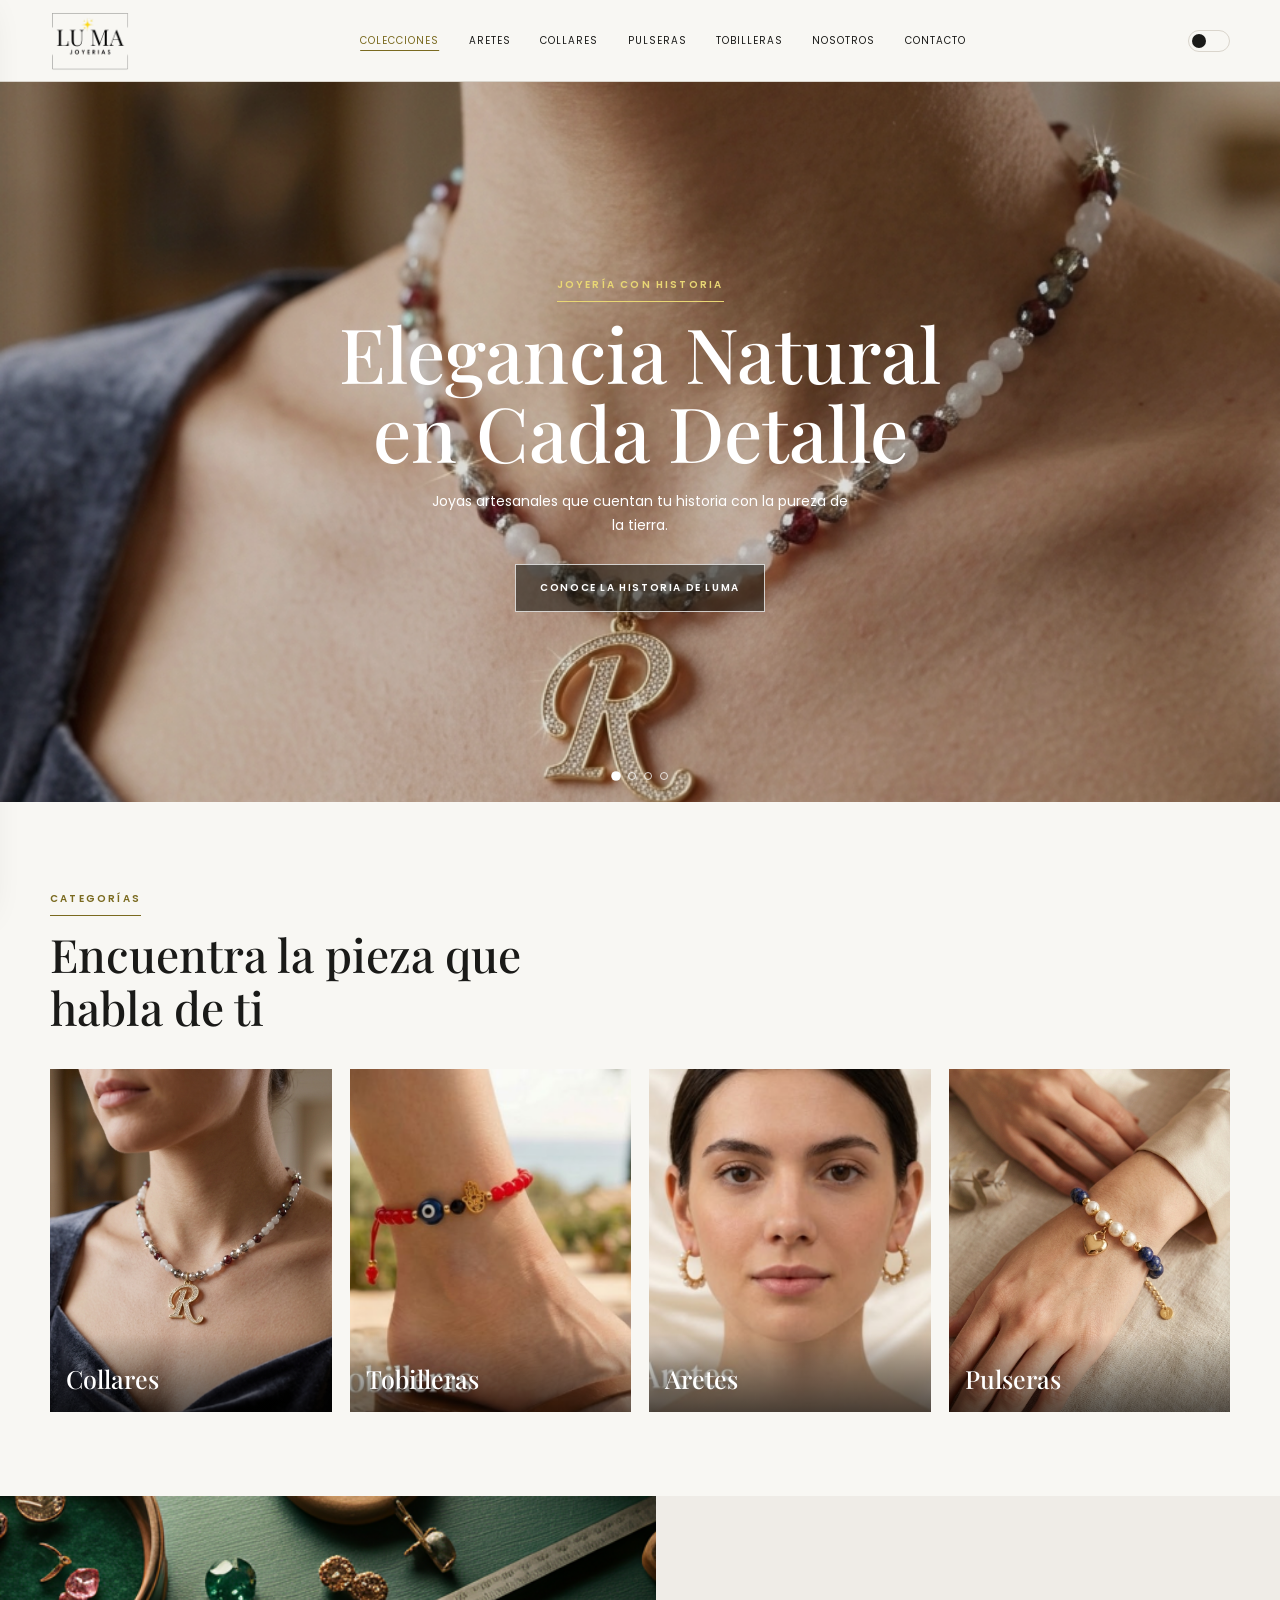
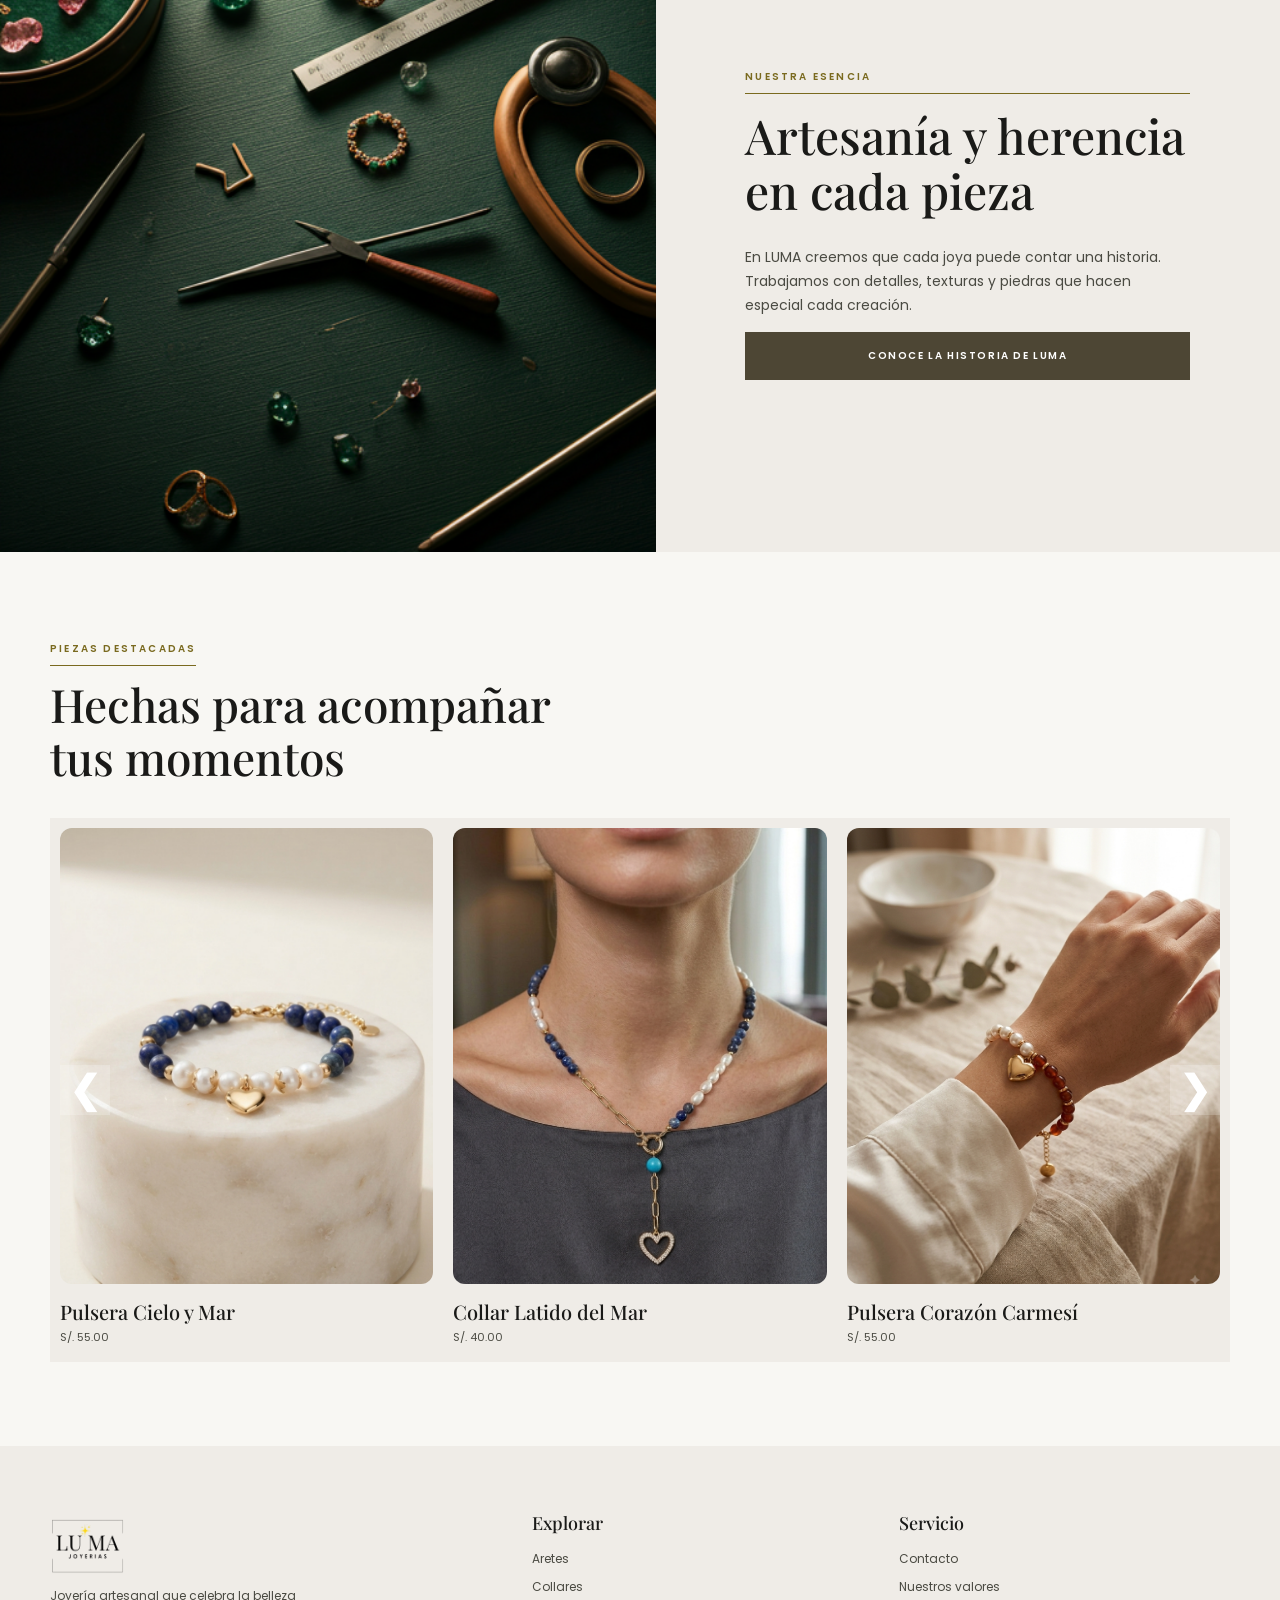
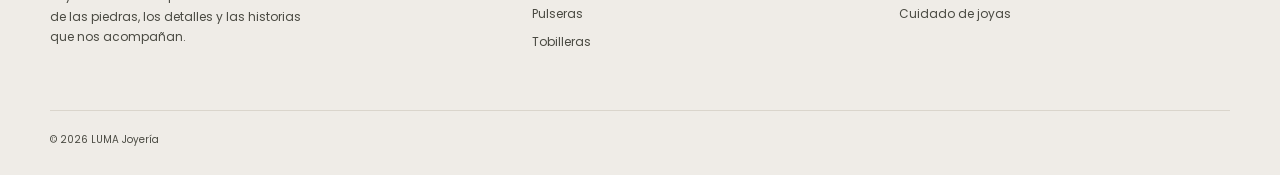
<file: index.html>
<!doctype html>
<html lang="es">

<head>
  <script>(function () {
      try { var t = localStorage.getItem("luma-theme") === "dark" ? "dark" : "light"; document.documentElement.setAttribute("data-theme", t); } catch (e) { }
      var silence = function (ev) { try { ev.viewTransition && ev.viewTransition.ready.catch(function () { }); ev.viewTransition && ev.viewTransition.finished.catch(function () { }); } catch (e) { } };
      window.addEventListener("pageswap", silence);
      window.addEventListener("pagereveal", silence);
    })();</script>
  <meta charset="UTF-8">
  <meta name="viewport" content="width=device-width, initial-scale=1.0">
  <meta name="description" content="LUMA - Joyería artesanal con historia.">
  <title>LUMA | Joyería artesanal</title>
  <link rel="preconnect" href="https://fonts.googleapis.com">
  <link rel="preconnect" href="https://fonts.gstatic.com" crossorigin>
  <link
    href="https://fonts.googleapis.com/css2?family=Alex+Brush&family=Playfair+Display:wght@400;500;600&family=Poppins:wght@400;500;600&display=swap"
    rel="stylesheet">
  <link rel="stylesheet" href="css/variables.css">
  <link rel="stylesheet" href="css/base.css">
  <link rel="stylesheet" href="css/components.css">
  <link rel="stylesheet" href="css/pages.css">
  <link rel="stylesheet" href="css/mobile.css">
  <script defer src="js/data/products.js"></script>
  <script defer src="js/app.js"></script>
</head>

<body>


  <header class="site-header">
    <div class="container header-inner">
      <button class="icon-button menu-button" id="open-menu" aria-label="Abrir menú">☰</button><a class="brand"
        href="index.html">LU<span>•</span>MA</a>
      <nav class="nav" aria-label="Principal"><a class="active" href="index.html">Colecciones</a><a
          href="aretes.html">Aretes</a><a href="collares.html">Collares</a><a href="pulseras.html">Pulseras</a><a
          href="tobilleras.html">Tobilleras</a><a href="nosotros.html">Nosotros</a><a href="contacto.html">Contacto</a>
      </nav>

      <div class="header-actions"><button class="theme-toggle" type="button" aria-label="Modo oscuro"><span
            class="theme-toggle-thumb"></span></button><button class="theme-toggle theme-toggle-icon" type="button" aria-label="Cambiar modo claro/oscuro"><span class="theme-icon-sun" aria-hidden="true">☀</span><span class="theme-icon-moon" aria-hidden="true">☾</span></button>

      </div>
  </header>
  <div id="drawer-backdrop" class="drawer-backdrop"></div>
  <aside id="drawer" class="drawer" aria-label="Menú principal">
    <div class="drawer-head"><a class="brand" href="index.html">LU<span>•</span>MA</a><button id="close-menu"
        class="icon-button" aria-label="Cerrar menú">×</button></div>
    <nav><a class="active" href="index.html">Colecciones</a><a href="aretes.html">Aretes</a><a
        href="collares.html">Collares</a><a href="pulseras.html">Pulseras</a><a href="tobilleras.html">Tobilleras</a><a
        href="nosotros.html">Nosotros</a><a href="contacto.html">Contacto</a>
    </nav>
    <div class="drawer-foot">
      <span>Modo oscuro</span>
      <button class="theme-toggle" type="button" aria-label="Modo oscuro"><span
          class="theme-toggle-thumb"></span></button>
    </div>
  </aside>



  <main>
    <section class="hero" data-hero-carousel>
      <div class="hero-slides">
        <div class="hero-slide is-active"
          style="background-image: url('assets/img/imagenes-presentacion/brisa-terracota-2.png')"></div>
        <div class="hero-slide is-active"
          style="background-image: url('assets/img/imagenes-presentacion/cruz-carmesi-dorada-1.png')"></div>
        <div class="hero-slide is-active"
          style="background-image: url('assets/img/imagenes-presentacion/armonia-madera-2.png')"></div>
        <div class="hero-slide is-active"
          style="background-image: url('assets/img/imagenes-presentacion/susurro-de-renata-3.png')"></div>

      </div>
      <div class="container hero-content"><span class="eyebrow">Joyería con historia</span>
        <h1>Elegancia Natural<br>en Cada Detalle</h1>
        <p>Joyas artesanales que cuentan tu historia con la pureza de la tierra.</p><a class="button"
          href="#collections">Conoce la historia de LUMA</a>
      </div>
      <div class="hero-dots" data-hero-dots></div>
    </section>
    <section class="section container home-categories" id="collections">
      <div class="section-heading"><span class="eyebrow">Categorías</span>
        <h2>Encuentra la pieza que habla de ti</h2>
      </div>
      <div class="category-teasers"><a class="category-teaser" href="collares.html"><img
            src="assets/img/susurro-de-renata-3.png" alt="Collares"><span>Collares</span></a><a class="category-teaser"
          href="tobilleras.html"><img src="assets/img/category-tobilleras.png"
            alt="Tobilleras"><span>Tobilleras</span></a><a class="category-teaser" href="aretes.html"><img
            src="assets/img/category-aretes.png" alt="Aretes"><span>Aretes</span></a><a class="category-teaser"
          href="pulseras.html"><img src="assets/img/pulsera-elegance/cielo-y-mar-2.png"
            alt="Pulseras"><span>Pulseras</span></a>
      </div>
    </section>
    <section class="heritage"><img src="assets/img/heritage.png" alt="Proceso artesanal de joyería">
      <div class="heritage-copy"><span class="eyebrow">Nuestra esencia</span>
        <h2>Artesanía y herencia en cada pieza</h2>
        <p>En LUMA creemos que cada joya puede contar una historia. Trabajamos con detalles, texturas y piedras que
          hacen especial cada creación.</p><a class="button" href="nosotros.html">Conoce la historia de LUMA</a>
      </div>
    </section>


    <section class="section container">
      <div class="section-heading">
        <span class="eyebrow">Piezas destacadas</span>
        <h2>Hechas para acompañar tus momentos</h2>
      </div>

      <div class="carousel">

        <button class="carousel-btn prev">&#10094;</button>

        <div class="carousel-container">

          <div class="carousel-track">

            <article class="product-card">
              <a href="producto.html?producto=pulsera-cielo-y-mar">
                <img src="assets/img/pulsera-elegance/cielo-y-mar-1.png" alt="Cielo y Mar">
              </a>
              <div class="product-card-info">
                <h3>Pulsera Cielo y Mar</h3>
                <p>S/. 55.00</p>
              </div>
            </article>

            <article class="product-card">
              <a href="producto.html?producto=collar-latido-del-mar">
                <img src="assets/img/latido-de-mar-2.png" alt="Collar Latido del Mar">
              </a>
              <div class="product-card-info">
                <h3>Collar Latido del Mar</h3>
                <p>S/. 40.00</p>
              </div>
            </article>

            <article class="product-card">
              <a href="producto.html?producto=pulsera-corazon-carmesi">
                <img src="assets/img/pulsera-elegance/corazon-carmesi-2.png" alt="Pulsera Corazón Carmesí">
              </a>
              <div class="product-card-info">
                <h3>Pulsera Corazón Carmesí</h3>
                <p>S/. 55.00</p>
              </div>
            </article>



            <article class="product-card">
              <a href="producto.html?producto=collar-sueno-estelar">
                <img src="assets/img/sueno-estelar-3.png" alt="Collar Sueño Estelar">
              </a>
              <div class="product-card-info">
                <h3>Collar Sueño Estelar</h3>
                <p>S/. 75.00</p>
              </div>
            </article>

            <article class="product-card">
              <a href="producto.html?producto=pulsera-inicial-turquesa-brisa">
                <img src="assets/img/pulsera-juvenil/inicial-turquesa-brisa-2.png" alt="Pulsera Inicial Turquesa Brisa">
              </a>
              <div class="product-card-info">
                <h3>Pulsera Inicial Turquesa Brisa</h3>
                <p>S/. 30.00</p>
              </div>
            </article>
          </div>
        </div>
        <button class="carousel-btn next">&#10095;</button>
      </div>
    </section>
  </main>


  <footer class="footer">
    <div class="container">
      <div class="footer-grid">
        <div><a class="brand" href="index.html">LU<span>•</span>MA</a>
          <p>Joyería artesanal que celebra la belleza de las piedras, los detalles y las historias que nos acompañan.
          </p>
        </div>
        <div>
          <h3>Explorar</h3><a href="aretes.html">Aretes</a><a href="collares.html">Collares</a><a
            href="pulseras.html">Pulseras</a><a href="tobilleras.html">Tobilleras</a>
        </div>
        <div>
          <h3>Servicio</h3><a href="contacto.html">Contacto</a><a href="nosotros.html#valores">Nuestros valores</a><a
                        href="nosotros.html#proceso">Cuidado de joyas</a>
        </div>
      </div>
      <div class="footer-bottom"><span>© 2026 LUMA Joyería</span></div>
    </div>
  </footer>
</body>

</html>
</file>
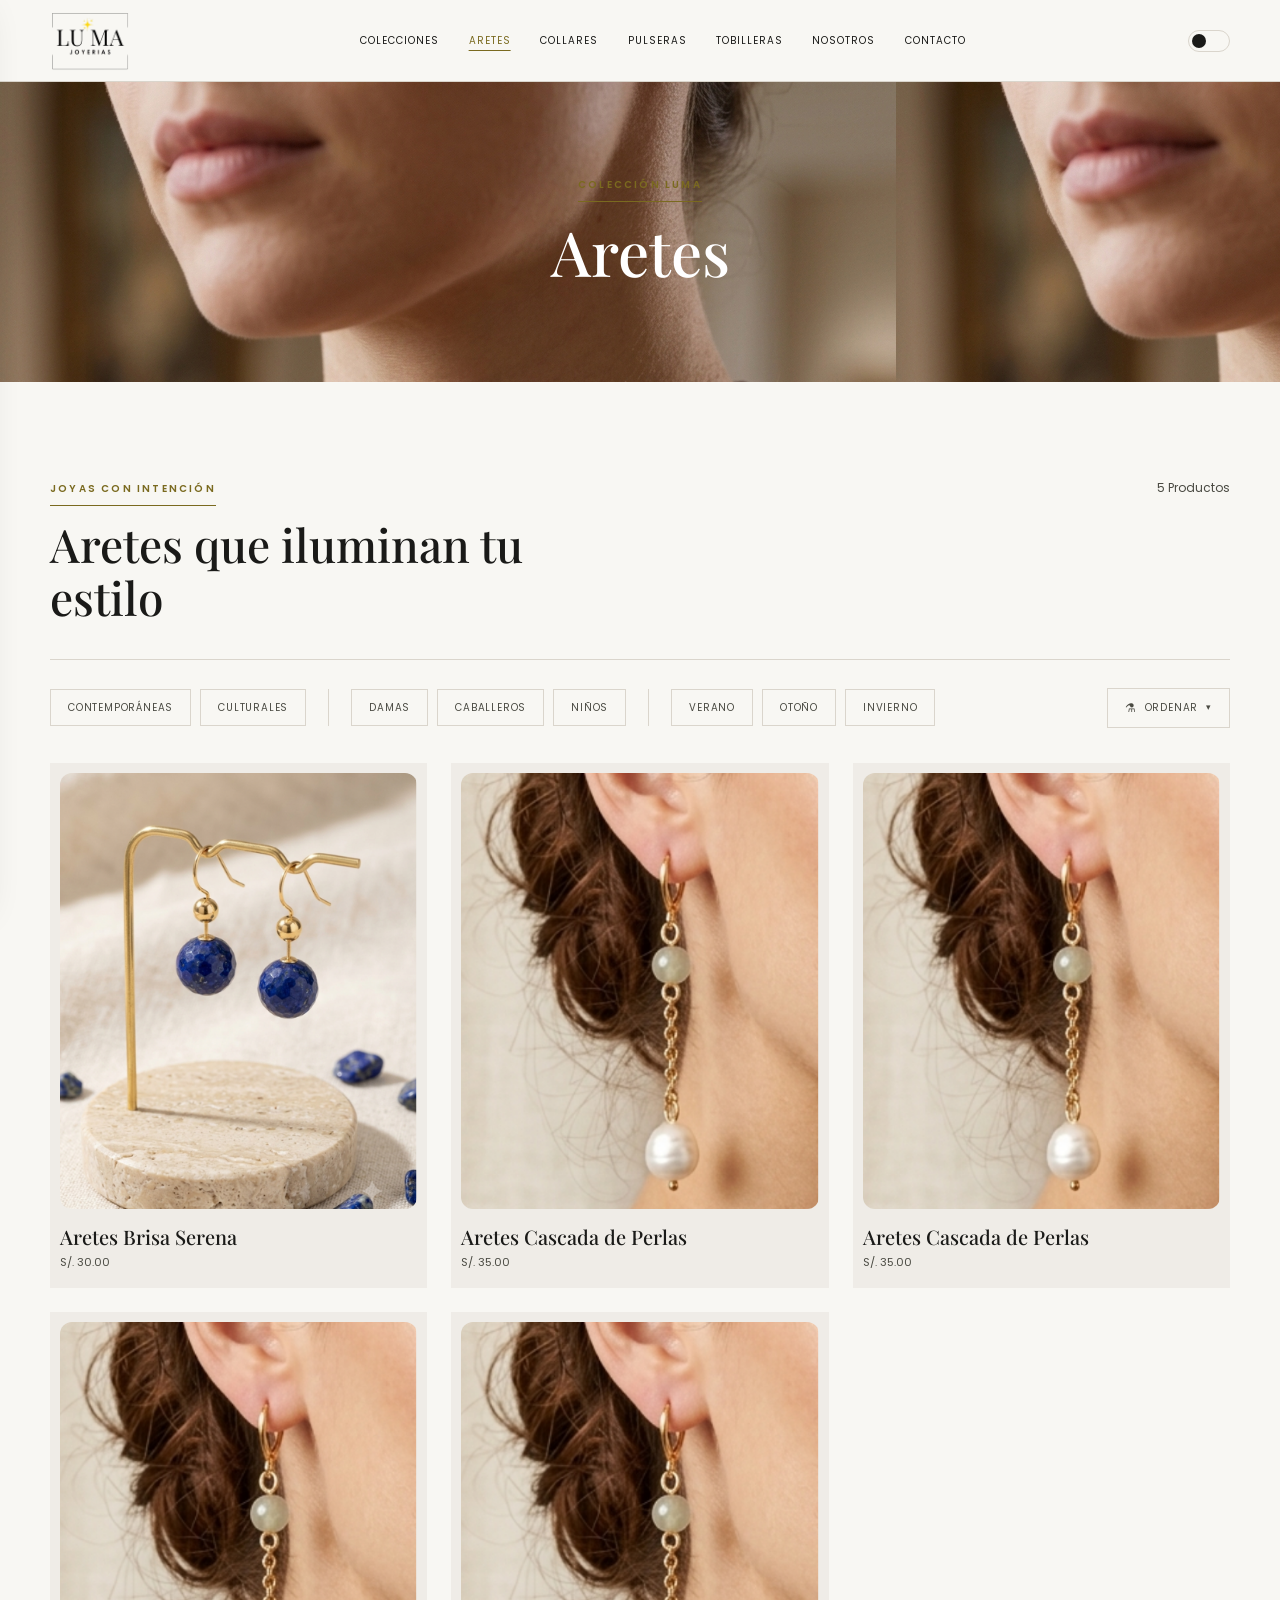
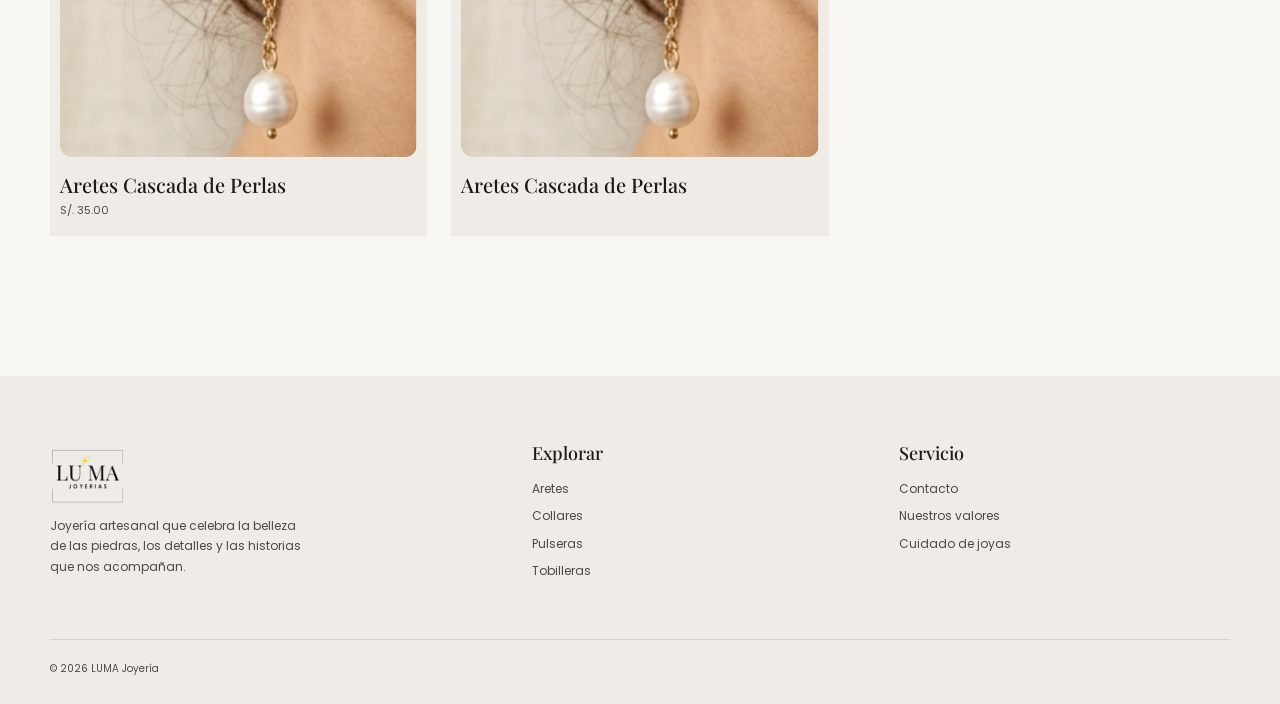
<file: aretes.html>
<!doctype html>
<html lang="es">

<head>
    <script>(function(){try{var t=localStorage.getItem("luma-theme")==="dark"?"dark":"light";document.documentElement.setAttribute("data-theme",t);}catch(e){}})();</script>
    <meta charset="UTF-8">
    </meta>
    <meta name="viewport" content="width=device-width, initial-scale=1.0">
    </meta>
    <title>Aretes | LUMA</title>
    <link rel="preconnect" href="https://fonts.googleapis.com">
    </link>
    <link rel="preconnect" href="https://fonts.gstatic.com" crossorigin="">
    </link>
    <link
        href="https://fonts.googleapis.com/css2?family=Alex+Brush&family=Playfair+Display:wght@400;500;600&family=Poppins:wght@400;500;600&display=swap"
        rel="stylesheet">
    </link>
    <link rel="stylesheet" href="css/variables.css">
    </link>
    <link rel="stylesheet" href="css/base.css">
    </link>
    <link rel="stylesheet" href="css/components.css">
    </link>
    <link rel="stylesheet" href="css/pages.css">
    </link>
    <link rel="stylesheet" href="css/filters.css">
    </link>
    <link rel="stylesheet" href="css/mobile.css">
    <script defer="" src="js/data/products.js"></script>
    <script defer="" src="js/app.js"></script>
    <script defer="" src="js/filters.js"></script>
</head>

<body>
    <header class="site-header">
        <div class="container header-inner">
            <button class="icon-button menu-button" id="open-menu" aria-label="Abrir menú">☰</button>
            <a class="brand" href="index.html">LU<span>•</span>MA</a>
            <nav class="nav">
                <a href="index.html">Colecciones</a>
                <a class="active" href="aretes.html">Aretes</a>
                <a href="collares.html">Collares</a>
                <a href="pulseras.html">Pulseras</a>
                <a href="tobilleras.html">Tobilleras</a>
                <a href="nosotros.html">Nosotros</a>
                <a href="contacto.html">Contacto</a>
            </nav>
            <div class="header-actions"><button class="theme-toggle" type="button" aria-label="Modo oscuro"><span
                        class="theme-toggle-thumb"></span></button><button class="theme-toggle theme-toggle-icon" type="button" aria-label="Cambiar modo claro/oscuro"><span class="theme-icon-sun" aria-hidden="true">☀</span><span class="theme-icon-moon" aria-hidden="true">☾</span></button>

            </div>
    </header>

    <div id="drawer-backdrop" class="drawer-backdrop"></div>
    <aside id="drawer" class="drawer">
        <div class="drawer-head">
            <a class="brand" href="index.html">LU<span>•</span>MA</a>
            <button id="close-menu" class="icon-button" aria-label="Cerrar menú">×</button>
        </div>
        <nav>
            <a href="index.html">Colecciones</a>
            <a class="active" href="aretes.html">Aretes</a>
            <a href="collares.html">Collares</a>
            <a href="pulseras.html">Pulseras</a>
            <a href="tobilleras.html">Tobilleras</a>
            <a href="nosotros.html">Nosotros</a>
            <a href="contacto.html">Contacto</a>
        </nav>
        <div class="drawer-foot">
            <span>Modo oscuro</span>
            <button class="theme-toggle" type="button" aria-label="Modo oscuro"><span
                    class="theme-toggle-thumb"></span></button>
        </div>
    </aside>
    <main>
        <section class="page-hero" style="background-image: url('assets/img/susurro-de-renata-3.png');">
            <div>
                <span class="eyebrow">Colección LUMA</span>
                <h1>Aretes</h1>
            </div>
        </section>

        <section class="section container">

            <div class="listing-toolbar">
                <div class="section-heading">
                    <span class="eyebrow">Joyas con intención</span>
                    <h2>Aretes que iluminan tu estilo</h2>
                </div>
                <p data-product-count="">2 Productos</p>
            </div>

            <div class="tabs" role="tablist">
                <div class="tabs-left">
                    <button class="filter-mobile-toggle" type="button" aria-haspopup="true" aria-expanded="false"
                        aria-controls="filter-groups"><span class="filter-mobile-icon" aria-hidden="true">⚗</span><span>Filtrar</span></button>
                    <div class="filter-groups" id="filter-groups">
                        <div class="filter-group" data-filter-group="grupo1">
                            <button data-tags="contemporaneas">Contemporáneas<span class="tab-remove"
                                    aria-label="Quitar filtro">×</span></button>
                            <button data-tags="culturales">Culturales<span class="tab-remove"
                                    aria-label="Quitar filtro">×</span></button>
                        </div>
                        <div class="filter-group" data-filter-group="grupo2">
                            <button data-tags="damas">Damas<span class="tab-remove"
                                    aria-label="Quitar filtro">×</span></button>
                            <button data-tags="caballeros">Caballeros<span class="tab-remove"
                                    aria-label="Quitar filtro">×</span></button>
                            <button data-tags="ninos">Niños<span class="tab-remove"
                                    aria-label="Quitar filtro">×</span></button>
                        </div>
                        <div class="filter-group" data-filter-group="grupo3">
                            <button data-tags="verano">Verano<span class="tab-remove"
                                    aria-label="Quitar filtro">×</span></button>
                            <button data-tags="otoño">Otoño<span class="tab-remove"
                                    aria-label="Quitar filtro">×</span></button>
                            <button data-tags="invierno">Invierno<span class="tab-remove"
                                    aria-label="Quitar filtro">×</span></button>
                        </div>
                    </div>
                </div>
                <div class="filter-sort">
                    <button class="filter-sort-button" type="button" aria-haspopup="true" aria-expanded="false"><span
                            class="filter-sort-icon" aria-hidden="true">⚗</span><span
                            data-filter-sort-label="">Ordenar</span></button>
                    <div class="filter-sort-menu">
                        <button type="button" data-sort="price-asc">Menor a mayor precio</button>
                        <button type="button" data-sort="price-desc">Mayor a menor precio</button>
                    </div>
                </div>
            </div>

            <div class="product-grid" data-product-grid="">

                <article class="product-card" data-tags="verano damas contemporaneas">
                    <a href="producto.html?producto=aretes-brisa-serena"><img src="assets/img/aretes-brisa-serena.png"
                            alt="Aretes Brisa Serena"></img><span class="product-card-overlay"><span
                                class="product-card-overlay-name">Aretes Brisa Serena</span><span
                                class="product-card-overlay-desc">Piedras naturales talladas a mano con baño de
                                oro.</span></span></a>
                    <div class="product-card-info">
                        <h3>Aretes Brisa Serena</h3>
                        <p>S/. 30.00</p>
                    </div>
                </article>

                <article class="product-card" data-tags="contemporaneas invierno">
                    <a href="producto.html?producto=aretes-cascada-perlas"><img
                            src="assets/img/aretes-cascada-perlas.png" alt="Aretes Cascada de Perlas"></img><span
                            class="product-card-overlay"><span class="product-card-overlay-name">Aretes Cascada de
                                Perlas</span><span class="product-card-overlay-desc">Elegantes perlas que aportan un
                                toque delicado y sofisticado.</span></span></a>
                    <div class="product-card-info">
                        <h3>Aretes Cascada de Perlas</h3>
                        <p>S/. 35.00</p>
                    </div>
                </article>

                <article class="product-card" data-tags="contemporaneas ninos">
                    <a href="producto.html?producto=aretes-cascada-perlas"><img
                            src="assets/img/aretes-cascada-perlas.png" alt="Aretes Cascada de Perlas"></img><span
                            class="product-card-overlay"><span class="product-card-overlay-name">Aretes Cascada de
                                Perlas</span><span class="product-card-overlay-desc">Un diseño delicado y ligero pensado
                                para un estilo dulce y encantador.</span></span></a>
                    <div class="product-card-info">
                        <h3>Aretes Cascada de Perlas</h3>
                        <p>S/. 35.00</p>
                    </div>
                </article>

                <article class="product-card" data-tags="contemporaneas invierno">
                    <a href="producto.html?producto=aretes-cascada-perlas"><img
                            src="assets/img/aretes-cascada-perlas.png" alt="Aretes Cascada de Perlas"></img><span
                            class="product-card-overlay"><span class="product-card-overlay-name">Aretes Cascada de
                                Perlas</span><span class="product-card-overlay-desc">Perlas de acabado elegante para
                                complementar tus looks de invierno.</span></span></a>
                    <div class="product-card-info">
                        <h3>Aretes Cascada de Perlas</h3>
                        <p>S/. 35.00</p>
                    </div>
                </article>

                <article class="product-card" data-tags="contemporaneas invierno">
                    <a href="producto.html?producto=aretes-cascada-perlas"><img
                            src="assets/img/aretes-cascada-perlas.png" alt="Aretes Cascada de Perlas"></img><span
                            class="product-card-overlay"><span class="product-card-overlay-name">Aretes Cascada de
                                Perlas</span><span class="product-card-overlay-desc">Una pieza clásica y delicada para
                                completar cualquier conjunto.</span></span></a>
                    <div class="product-card-info">
                        <h3>Aretes Cascada de Perlas</h3>
                    </div>
                </article>

            </div>
        </section>
    </main>

    <footer class="footer">
        <div class="container">
            <div class="footer-grid">

                <div>
                    <a class="brand" href="index.html">LU<span>•</span>MA</a>
                    <p>Joyería artesanal que celebra la belleza de las piedras,
                        los detalles y las historias que nos acompañan.</p>
                </div>

                <div>
                    <h3>Explorar</h3>
                    <a href="aretes.html">Aretes</a>
                    <a href="collares.html">Collares</a>
                    <a href="pulseras.html">Pulseras</a>
                    <a href="tobilleras.html">Tobilleras</a>
                </div>

                <div>
                    <h3>Servicio</h3>
                    <a href="contacto.html">Contacto</a>
                    <a href="nosotros.html#valores">Nuestros valores</a>
                    <a href="nosotros.html#proceso">Cuidado de joyas</a>
                </div>

            </div>

            <div class="footer-bottom">
                <span>© 2026 LUMA Joyería</span>
            </div>
        </div>
    </footer>
</body>

</html>
</file>
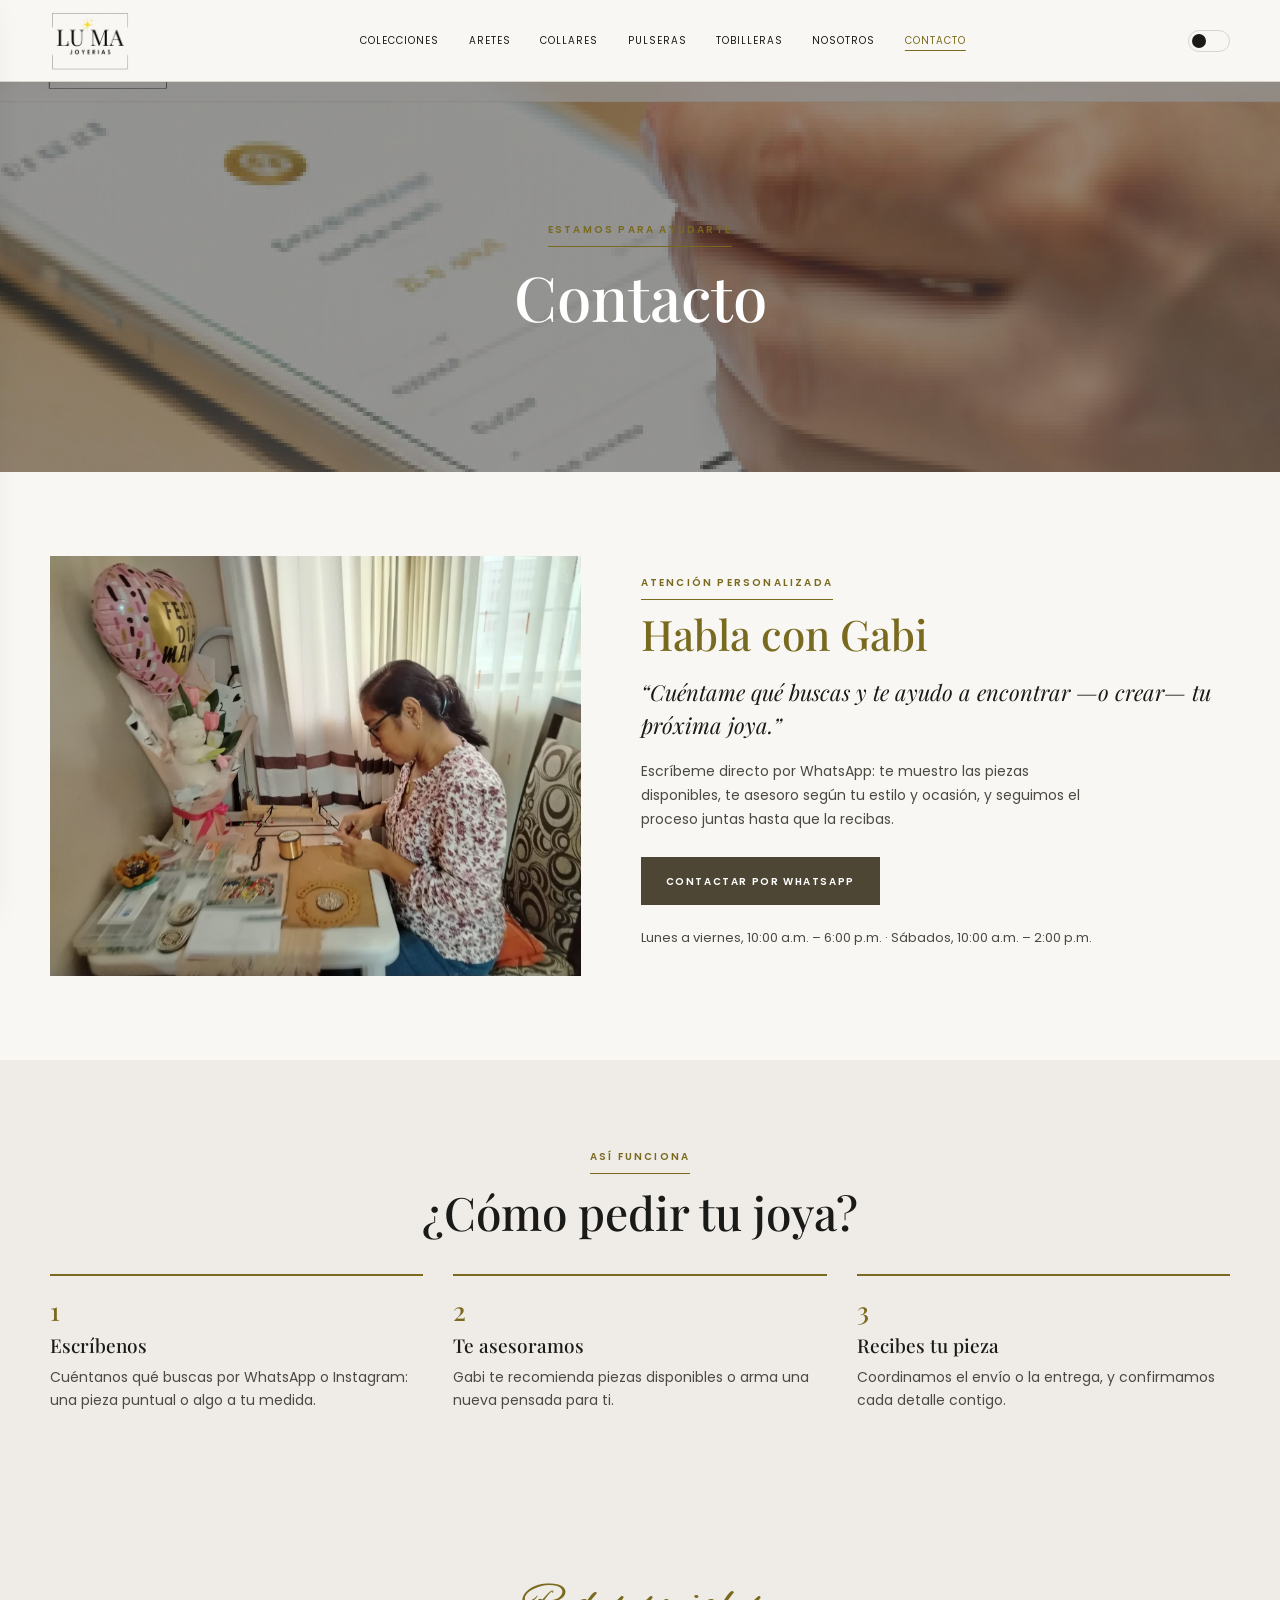
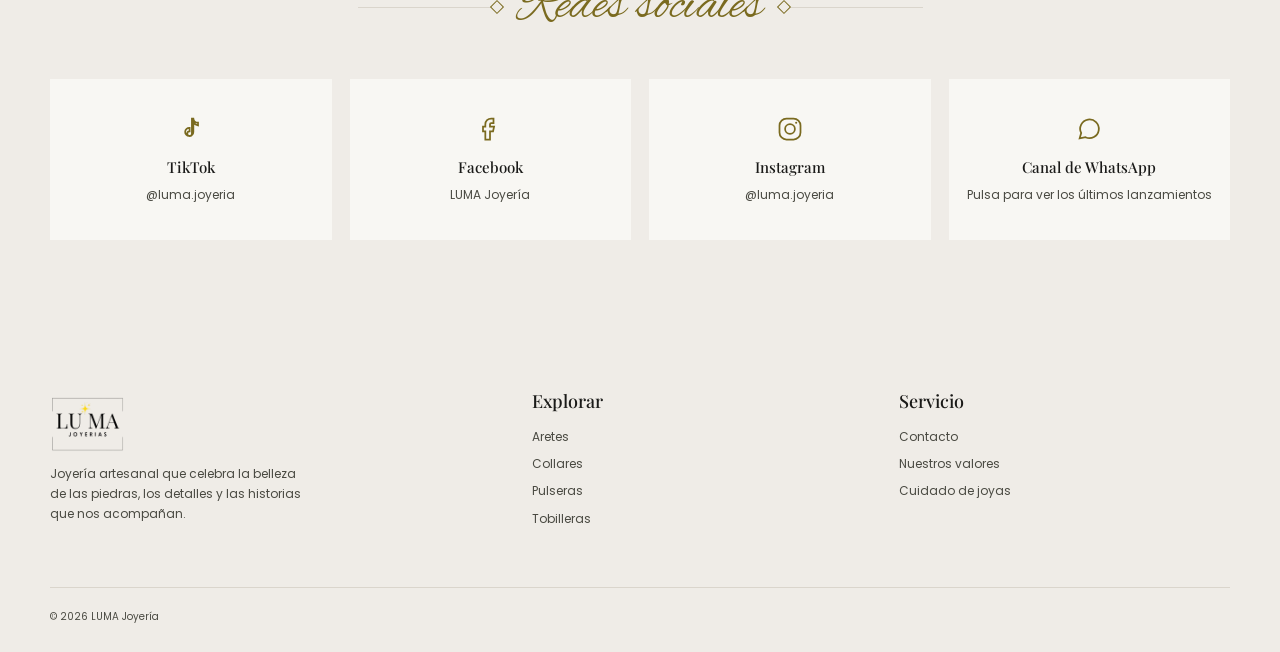
<file: contacto.html>
<!doctype html>
<html lang="es">

<head>
    <script>(function(){try{var t=localStorage.getItem("luma-theme")==="dark"?"dark":"light";document.documentElement.setAttribute("data-theme",t);}catch(e){}})();</script>
    <meta charset="UTF-8">
    <meta name="viewport" content="width=device-width, initial-scale=1.0">
    <title>Contacto | LUMA</title>
    <link rel="preconnect" href="https://fonts.googleapis.com">
    <link rel="preconnect" href="https://fonts.gstatic.com" crossorigin>
    <link
        href="https://fonts.googleapis.com/css2?family=Alex+Brush&family=Playfair+Display:wght@400;500;600&family=Poppins:wght@400;500;600&display=swap"
        rel="stylesheet">
    <link rel="stylesheet" href="css/variables.css">
    <link rel="stylesheet" href="css/base.css">
    <link rel="stylesheet" href="css/components.css">
    <link rel="stylesheet" href="css/pages.css">
    <link rel="stylesheet" href="css/mobile.css">
    <script defer src="js/data/products.js"></script>
    <script defer src="js/app.js"></script>
</head>

<body>
    <header class="site-header">
        <div class="container header-inner"><button class="icon-button menu-button" id="open-menu"
                aria-label="Abrir menú">☰</button><a class="brand" href="index.html">LU<span>•</span>MA</a>
            <nav class="nav"><a href="index.html">Colecciones</a><a href="aretes.html">Aretes</a><a
                    href="collares.html">Collares</a><a href="pulseras.html">Pulseras</a><a
                    href="tobilleras.html">Tobilleras</a><a href="nosotros.html">Nosotros</a><a class="active" href="contacto.html">Contacto</a></nav>
            <div class="header-actions"><button class="theme-toggle" type="button" aria-label="Modo oscuro"><span
            class="theme-toggle-thumb"></span></button><button class="theme-toggle theme-toggle-icon" type="button" aria-label="Cambiar modo claro/oscuro"><span class="theme-icon-sun" aria-hidden="true">☀</span><span class="theme-icon-moon" aria-hidden="true">☾</span></button>

      </div>
    </header>
    <div id="drawer-backdrop" class="drawer-backdrop"></div>
    <aside id="drawer" class="drawer">
        <div class="drawer-head"><a class="brand" href="index.html">LU<span>•</span>MA</a><button id="close-menu"
                class="icon-button" aria-label="Cerrar menú">×</button></div>
        <nav><a href="index.html">Colecciones</a><a href="aretes.html">Aretes</a><a
                href="collares.html">Collares</a><a href="pulseras.html">Pulseras</a><a
                href="tobilleras.html">Tobilleras</a><a href="nosotros.html">Nosotros</a><a class="active"
                href="contacto.html">Contacto</a></nav>
        <div class="drawer-foot">
            <span>Modo oscuro</span>
            <button class="theme-toggle" type="button" aria-label="Modo oscuro"><span
                    class="theme-toggle-thumb"></span></button>
        </div>
    </aside>
    <main>
        <section class="page-hero contact-hero">
            <div><span class="eyebrow">Estamos para ayudarte</span>
                <h1>Contacto</h1>
            </div>
        </section>
        <section class="section container advisory">
            <div class="advisory-photo-wrap">
                <img src="assets/img/nosotros-taller-01.png"
                    alt="Gabi, fundadora de LUMA, atendiendo pedidos en su taller">
            </div>
            <div class="advisory-copy">
                <span class="eyebrow">Atención personalizada</span>
                <h2>Habla con Gabi</h2>
                <p class="advisory-quote">“Cuéntame qué buscas y te ayudo a encontrar —o crear— tu próxima joya.”</p>
                <p>Escríbeme directo por WhatsApp: te muestro las piezas disponibles, te asesoro según tu estilo y
                    ocasión, y seguimos el proceso juntas hasta que la recibas.</p><a class="button"
                    data-whatsapp-contact target="_blank" rel="noopener"
                    href="https://wa.me/51924505903">Contactar por WhatsApp</a>
                <p class="advisory-hours">Lunes a viernes, 10:00 a.m. – 6:00 p.m. · Sábados, 10:00 a.m. – 2:00 p.m.
                </p>
            </div>
        </section>

        <section class="section advisory-steps-section">
            <div class="container">
                <div class="section-heading">
                    <span class="eyebrow">Así funciona</span>
                    <h2>¿Cómo pedir tu joya?</h2>
                </div>
                <div class="advisory-steps">
                    <div class="advisory-step">
                        <span class="advisory-step-number">1</span>
                        <h3>Escríbenos</h3>
                        <p>Cuéntanos qué buscas por WhatsApp o Instagram: una pieza puntual o algo a tu medida.</p>
                    </div>
                    <div class="advisory-step">
                        <span class="advisory-step-number">2</span>
                        <h3>Te asesoramos</h3>
                        <p>Gabi te recomienda piezas disponibles o arma una nueva pensada para ti.</p>
                    </div>
                    <div class="advisory-step">
                        <span class="advisory-step-number">3</span>
                        <h3>Recibes tu pieza</h3>
                        <p>Coordinamos el envío o la entrega, y confirmamos cada detalle contigo.</p>
                    </div>
                </div>
            </div>
        </section>

        <section class="section social-section">
            <div class="container">
                <div class="social-divider">
                    <span class="divider-line"></span>
                    <h2>Redes sociales</h2>
                    <span class="divider-line"></span>
                </div>
                <div class="social-band">
                    <a class="social-card" href="https://tiktok.com" target="_blank" rel="noopener">
                        <svg viewBox="0 0 24 24" fill="none" stroke="currentColor" stroke-width="1.5">
                            <path
                                d="M14 3v11.5a3.5 3.5 0 1 1-3.2-3.49V14a2 2 0 1 0 2 2V3h1.2a4 4 0 0 0 4 3.6V9a6 6 0 0 1-4-3z" />
                        </svg>
                        <span class="social-name">TikTok</span>
                        <span class="social-handle"><!-- TODO(Jeferson): usuario real de TikTok -->@luma.joyeria</span>
                    </a>
                    <a class="social-card" href="https://facebook.com" target="_blank" rel="noopener">
                        <svg viewBox="0 0 24 24" fill="none" stroke="currentColor" stroke-width="1.5">
                            <path d="M15 3h-2a5 5 0 0 0-5 5v2H6v4h2v7h4v-7h2.6l.9-4H12V8a1 1 0 0 1 1-1h2z" />
                        </svg>
                        <span class="social-name">Facebook</span>
                        <span class="social-handle"><!-- TODO(Jeferson): usuario real de Facebook -->LUMA
                            Joyería</span>
                    </a>
                    <a class="social-card" href="https://instagram.com" target="_blank" rel="noopener">
                        <svg viewBox="0 0 24 24" fill="none" stroke="currentColor" stroke-width="1.5">
                            <rect x="3" y="3" width="18" height="18" rx="6" />
                            <circle cx="12" cy="12" r="4.2" />
                            <circle cx="17.3" cy="6.7" r=".9" fill="currentColor" stroke="none" />
                        </svg>
                        <span class="social-name">Instagram</span>
                        <span class="social-handle"><!-- TODO(Jeferson): usuario real de Instagram -->@luma.joyeria</span>
                    </a>
                    <a class="social-card" href="https://whatsapp.com/channel/0029VbDOflJLdQeXfVIIXF1H" target="_blank" rel="noopener">
                        <svg viewBox="0 0 24 24" fill="none" stroke="currentColor" stroke-width="1.5">
                            <path d="M4 20l1.3-4.6A8 8 0 1 1 9 19L4 20z" />
                        </svg>
                        <span class="social-name">Canal de WhatsApp</span>
                        <span class="social-handle">Pulsa para ver los últimos lanzamientos</span>
                    </a>
                </div>
            </div>
        </section>
    </main>
    <footer class="footer">
        <div class="container">
            <div class="footer-grid">
                <div><a class="brand" href="index.html">LU<span>•</span>MA</a>
                    <p>Joyería artesanal que celebra la belleza de las piedras, los detalles y las historias que nos
                        acompañan.</p>
                </div>
                <div>
                    <h3>Explorar</h3><a href="aretes.html">Aretes</a><a href="collares.html">Collares</a><a
                        href="pulseras.html">Pulseras</a><a href="tobilleras.html">Tobilleras</a>
                </div>
                <div>
                    <h3>Servicio</h3><a href="contacto.html">Contacto</a><a href="nosotros.html#valores">Nuestros valores</a><a
                        href="nosotros.html#proceso">Cuidado de joyas</a>
                </div>
            </div>
            <div class="footer-bottom"><span>© 2026 LUMA Joyería</span></div>
        </div>
    </footer>
</body>

</html>
</file>
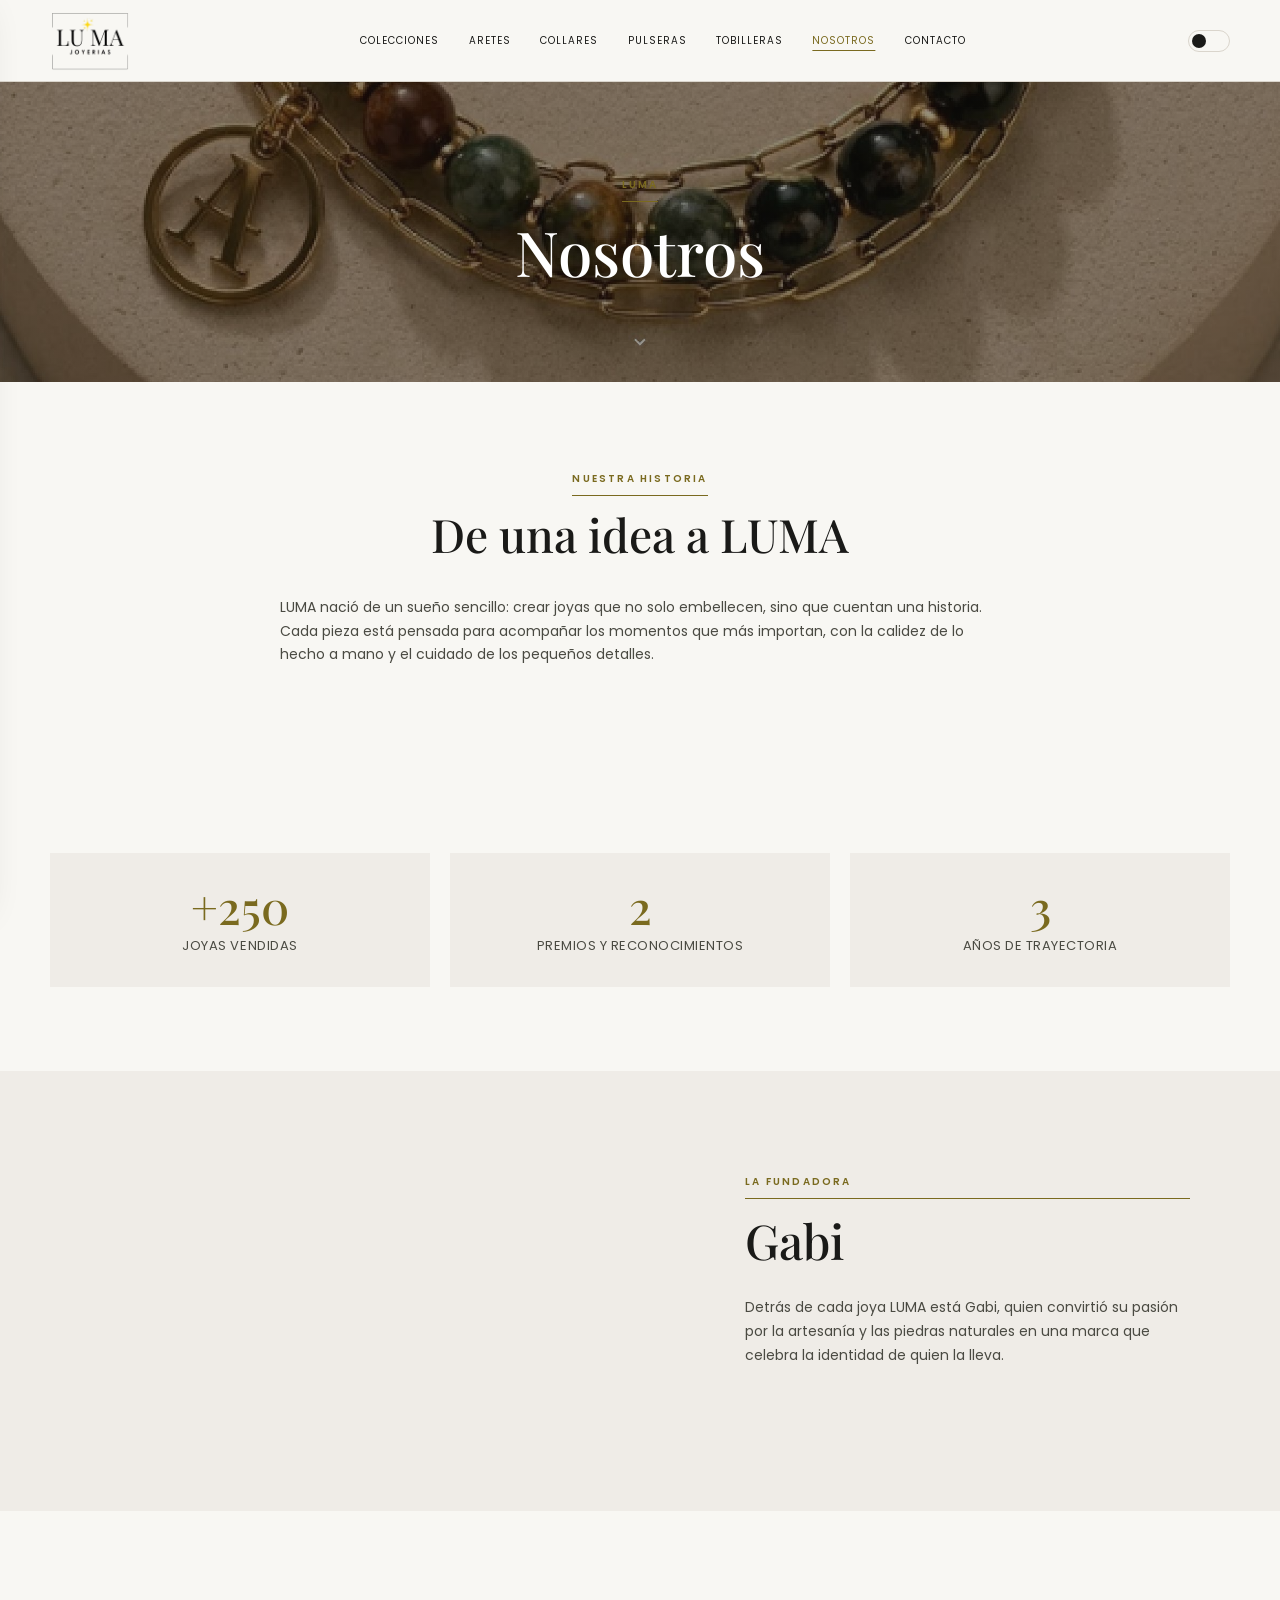
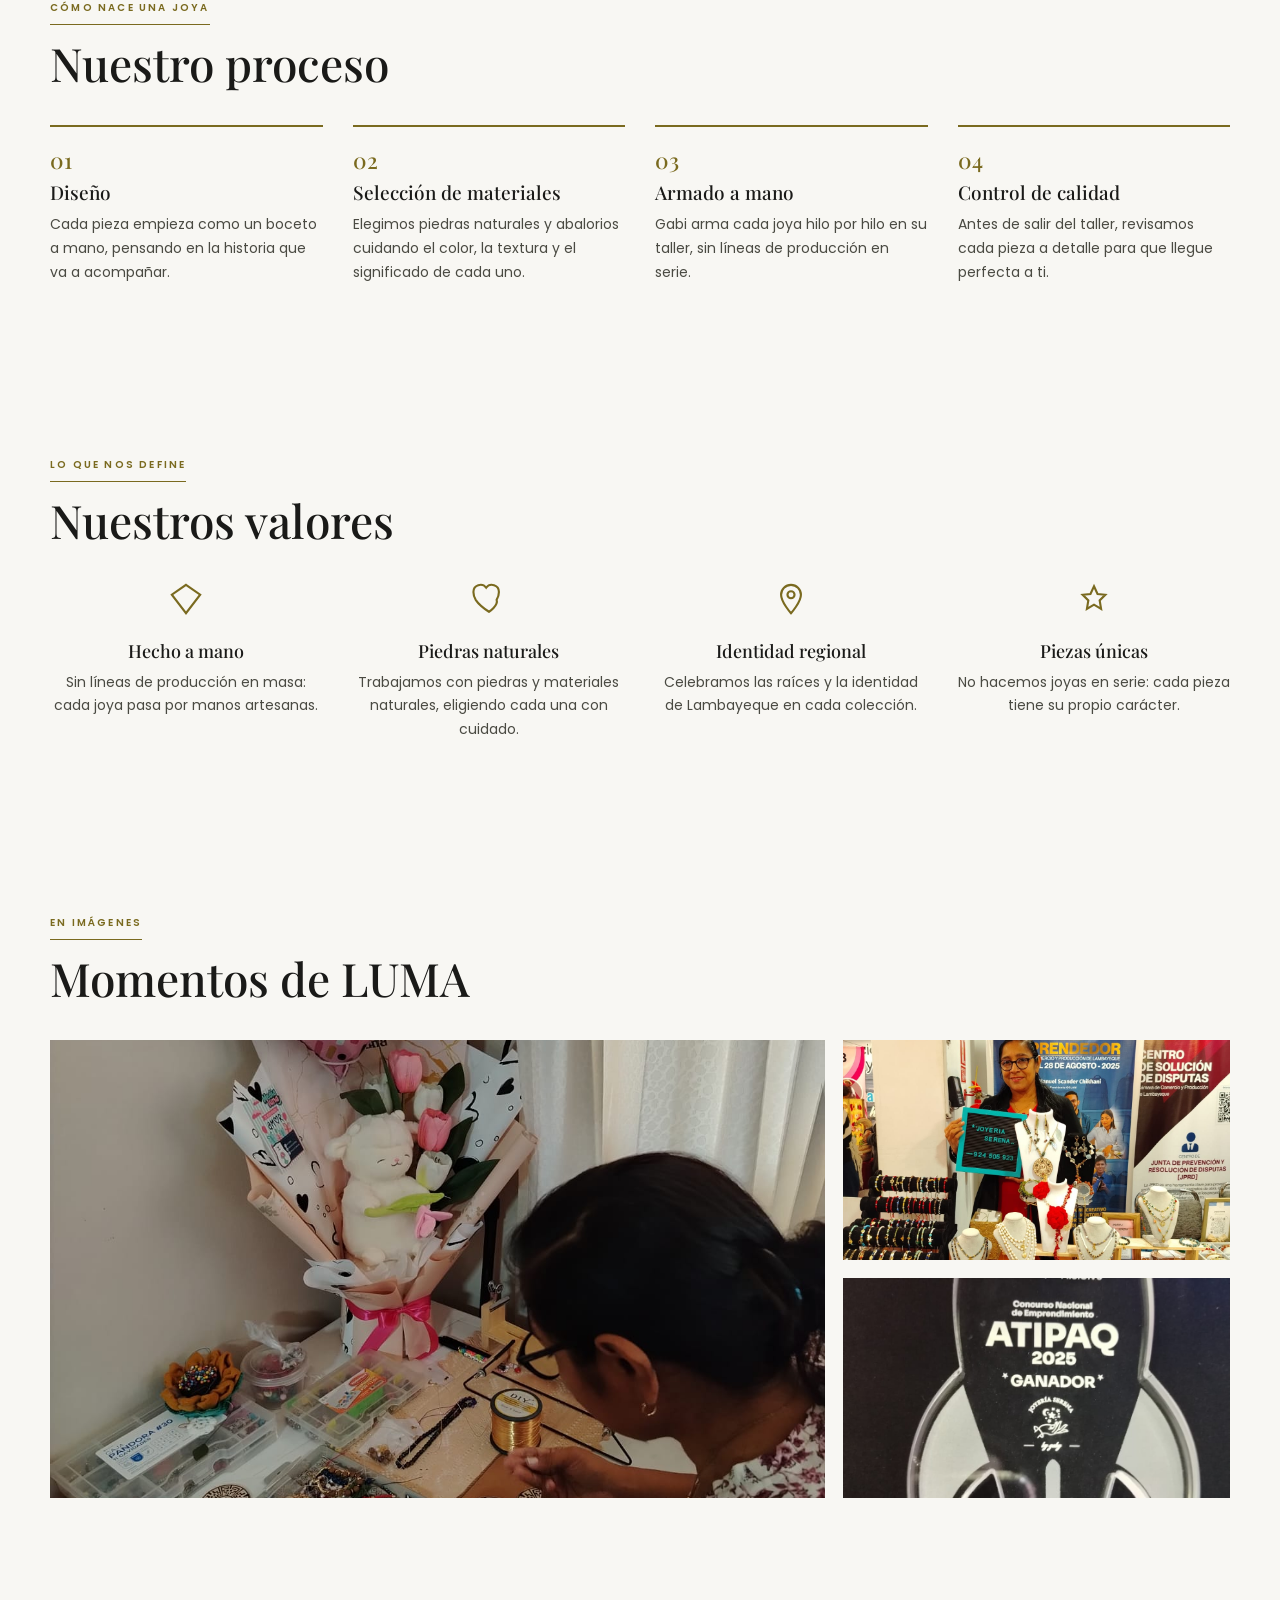
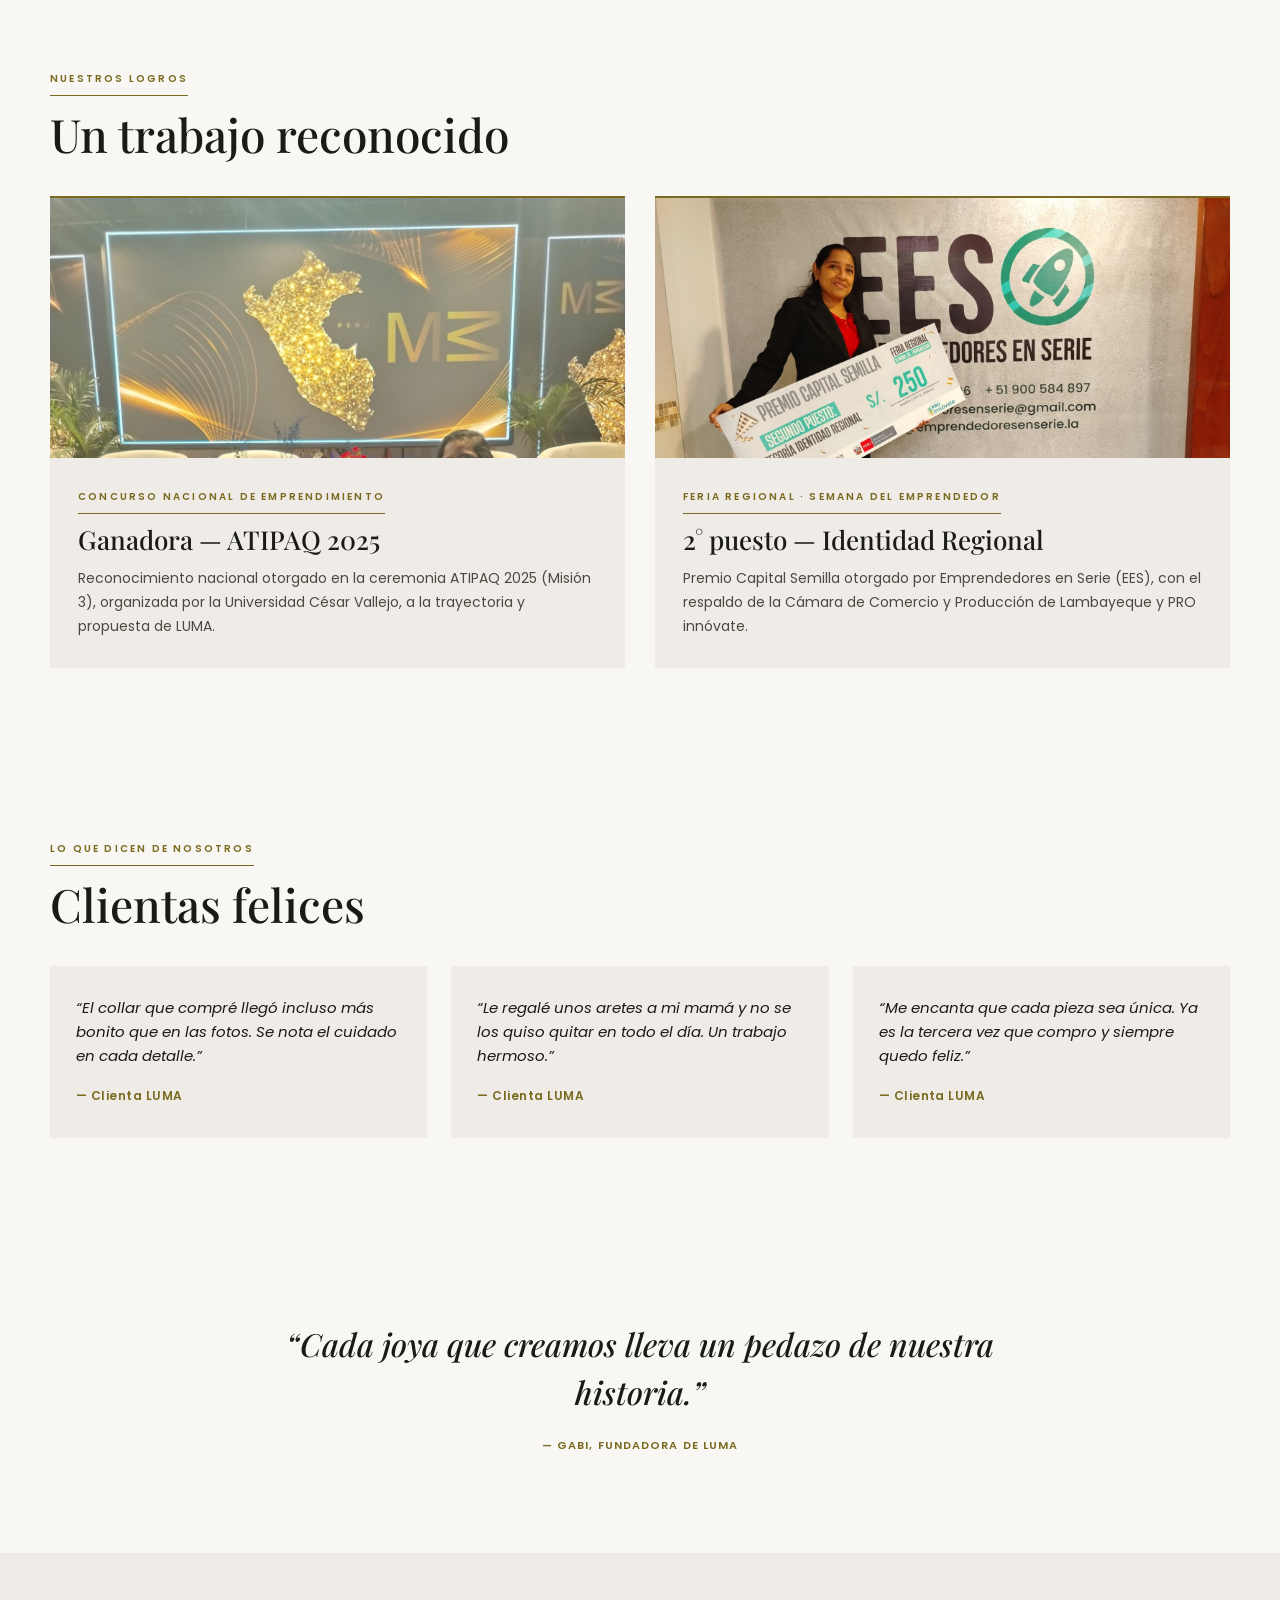
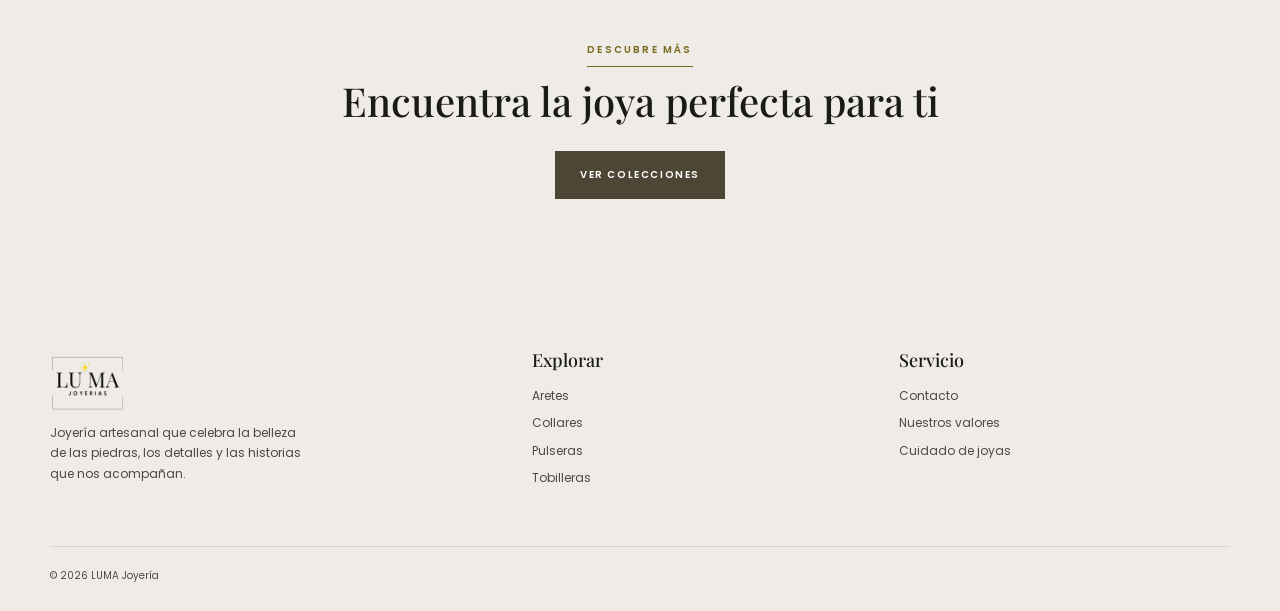
<file: nosotros.html>
<!doctype html>
<html lang="es">

<head>
    <script>(function(){try{var t=localStorage.getItem("luma-theme")==="dark"?"dark":"light";document.documentElement.setAttribute("data-theme",t);}catch(e){}})();</script>
    <meta charset="UTF-8">
    <meta name="viewport" content="width=device-width, initial-scale=1.0">
    <title>Nosotros | LUMA</title>
    <link rel="preconnect" href="https://fonts.googleapis.com">
    <link rel="preconnect" href="https://fonts.gstatic.com" crossorigin>
    <link
        href="https://fonts.googleapis.com/css2?family=Alex+Brush&family=Playfair+Display:wght@400;500;600&family=Poppins:wght@400;500;600&display=swap"
        rel="stylesheet">
    <link rel="stylesheet" href="css/variables.css">
    <link rel="stylesheet" href="css/base.css">
    <link rel="stylesheet" href="css/components.css">
    <link rel="stylesheet" href="css/pages.css">
    <link rel="stylesheet" href="css/mobile.css">
    <script defer src="js/data/products.js"></script>
    <script defer src="js/app.js"></script>
</head>

<body>
    <header class="site-header">
        <div class="container header-inner"><button class="icon-button menu-button" id="open-menu"
                aria-label="Abrir menú">☰</button><a class="brand" href="index.html">LU<span>•</span>MA</a>
            <nav class="nav"><a href="index.html">Colecciones</a><a href="aretes.html">Aretes</a><a
                    href="collares.html">Collares</a><a href="pulseras.html">Pulseras</a><a
                    href="tobilleras.html">Tobilleras</a><a class="active" href="nosotros.html">Nosotros</a><a
                    href="contacto.html">Contacto</a></nav>
            <div class="header-actions"><button class="theme-toggle" type="button" aria-label="Modo oscuro"><span
            class="theme-toggle-thumb"></span></button><button class="theme-toggle theme-toggle-icon" type="button" aria-label="Cambiar modo claro/oscuro"><span class="theme-icon-sun" aria-hidden="true">☀</span><span class="theme-icon-moon" aria-hidden="true">☾</span></button>

      </div>
    </header>
    <div id="drawer-backdrop" class="drawer-backdrop"></div>
    <aside id="drawer" class="drawer">
        <div class="drawer-head"><a class="brand" href="index.html">LU<span>•</span>MA</a><button id="close-menu"
                class="icon-button" aria-label="Cerrar menú">×</button></div>
        <nav><a href="index.html">Colecciones</a><a href="aretes.html">Aretes</a><a
                href="collares.html">Collares</a><a href="pulseras.html">Pulseras</a><a
                href="tobilleras.html">Tobilleras</a><a class="active"
                href="nosotros.html">Nosotros</a><a
                href="contacto.html">Contacto</a></nav>
        <div class="drawer-foot">
            <span>Modo oscuro</span>
            <button class="theme-toggle" type="button" aria-label="Modo oscuro"><span
                    class="theme-toggle-thumb"></span></button>
        </div>
    </aside>
    <main>

        <!-- ===================================================
             BLOQUE 1 · HERO
             IMAGEN: fondo (assets/img/home-hero.png, definida en
                      pages.css con --hero-image; reemplazar por foto
                      real del taller/marca)
             TEXTO:  eyebrow "LUMA" + título "Nosotros"
        ==================================================== -->
        <section class="page-hero about-hero">
            <div>
                <span class="eyebrow">LUMA</span>
                <h1>Nosotros</h1>
            </div>
        </section>

        <!-- ===================================================
             BLOQUE 2 · HISTORIA DE LA MARCA
             Solo TEXTO: eyebrow + título + párrafos
        ==================================================== -->
        <section class="section container about-intro">
            <div class="section-heading">
                <span class="eyebrow">Nuestra historia</span>
                <h2>De una idea a LUMA</h2>
            </div>
            <p>LUMA nació de un sueño sencillo: crear joyas que no solo embellecen, sino que cuentan una historia.
                Cada pieza está pensada para acompañar los momentos que más importan, con la calidez de lo hecho a
                mano y el cuidado de los pequeños detalles.</p>
            <p><!-- TODO(Jeferson): reemplazar con la historia real de LUMA que te cuente Gabi (cuándo y por qué
                nació la marca, qué la inspiró, cómo fueron los primeros pasos). --></p>
        </section>

        <!-- ===================================================
             BLOQUE 2.5 · CIFRAS
             Solo TEXTO: 3 números destacados con su etiqueta.
             "Premios y reconocimientos: 2" es un dato real (ver
             bloque de Reconocimientos más abajo); los otros dos son
             placeholders — ver TODO.
        ==================================================== -->
        <section class="section container">
            <div class="stats">
                <div class="stat">
                    <span class="stat-number"><!-- TODO(Jeferson): número real de joyas vendidas -->+250</span>
                    <span class="stat-label">Joyas vendidas</span>
                </div>
                <div class="stat">
                    <span class="stat-number">2</span>
                    <span class="stat-label">Premios y reconocimientos</span>
                </div>
                <div class="stat">
                    <span class="stat-number"><!-- TODO(Jeferson): años reales trabajando el oficio -->3</span>
                    <span class="stat-label">Años de trayectoria</span>
                </div>
            </div>
        </section>

        <!-- ===================================================
             BLOQUE 3 · LA FUNDADORA
             IMAGEN: 2 fotos reales de Gabi en el taller que se
                      alternan solas cada 5s (crossfade en CSS, sin
                      JS) — ver .heritage-slideshow en css/pages.css
             TEXTO:  eyebrow + título "Gabi" + párrafos de bio
             Layout de dos columnas (imagen | texto) que en móvil
             se apila en una sola columna — ver .heritage en
             css/pages.css.
        ==================================================== -->
        <section class="heritage">
            <div class="heritage-slideshow">
                <img src="assets/img/nosotros-taller-01.png" alt="Gabi, fundadora de LUMA, armando una joya a mano en su taller">
                <img src="assets/img/nosotros-taller-02.png" alt="Gabi seleccionando cuentas y piedras para una nueva pieza">
            </div>
            <div class="heritage-copy">
                <span class="eyebrow">La fundadora</span>
                <h2>Gabi</h2>
                <p>Detrás de cada joya LUMA está Gabi, quien convirtió su pasión por la artesanía y las piedras
                    naturales en una marca que celebra la identidad de quien la lleva.</p>
                <p><!-- TODO(Jeferson): reemplazar con la biografía real de Gabi (su trayectoria, motivación y
                    visión para la marca). --></p>
            </div>
        </section>

        <!-- ===================================================
             BLOQUE 3.5 · PROCESO DE CREACIÓN
             Solo TEXTO: 4 pasos numerados, en fila en escritorio y
             apilados en móvil — ver .process en css/pages.css.
        ==================================================== -->
        <section id="proceso" class="section container">
            <div class="section-heading">
                <span class="eyebrow">Cómo nace una joya</span>
                <h2>Nuestro proceso</h2>
            </div>
            <ol class="process">
                <li class="process-step">
                    <span class="process-number">01</span>
                    <h3>Diseño</h3>
                    <p>Cada pieza empieza como un boceto a mano, pensando en la historia que va a acompañar.</p>
                </li>
                <li class="process-step">
                    <span class="process-number">02</span>
                    <h3>Selección de materiales</h3>
                    <p>Elegimos piedras naturales y abalorios cuidando el color, la textura y el significado de cada
                        uno.</p>
                </li>
                <li class="process-step">
                    <span class="process-number">03</span>
                    <h3>Armado a mano</h3>
                    <p>Gabi arma cada joya hilo por hilo en su taller, sin líneas de producción en serie.</p>
                </li>
                <li class="process-step">
                    <span class="process-number">04</span>
                    <h3>Control de calidad</h3>
                    <p>Antes de salir del taller, revisamos cada pieza a detalle para que llegue perfecta a ti.</p>
                </li>
            </ol>
        </section>

        <!-- ===================================================
             BLOQUE 3.6 · VALORES
             Solo TEXTO + íconos SVG simples (sin librerías externas)
             — ver .values en css/pages.css.
        ==================================================== -->
        <section id="valores" class="section container">
            <div class="section-heading">
                <span class="eyebrow">Lo que nos define</span>
                <h2>Nuestros valores</h2>
            </div>
            <div class="values">
                <div class="value-card">
                    <svg class="value-icon" viewBox="0 0 24 24" fill="none" stroke="currentColor" stroke-width="1.5">
                        <polygon points="12,2 22,9 12,22 2,9" />
                    </svg>
                    <h3>Hecho a mano</h3>
                    <p>Sin líneas de producción en masa: cada joya pasa por manos artesanas.</p>
                </div>
                <div class="value-card">
                    <svg class="value-icon" viewBox="0 0 24 24" fill="none" stroke="currentColor" stroke-width="1.5">
                        <path
                            d="M12 21s-6.7-4.35-9.4-8.43C1.34 10.34 1 8.66 1 7a5 5 0 0 1 9-3 5 5 0 0 1 9 3c0 1.66-.34 3.34-1.6 5.57C18.7 16.65 12 21 12 21z" />
                    </svg>
                    <h3>Piedras naturales</h3>
                    <p>Trabajamos con piedras y materiales naturales, eligiendo cada una con cuidado.</p>
                </div>
                <div class="value-card">
                    <svg class="value-icon" viewBox="0 0 24 24" fill="none" stroke="currentColor" stroke-width="1.5">
                        <path
                            d="M12 2a7 7 0 0 0-7 7c0 5.25 7 13 7 13s7-7.75 7-13a7 7 0 0 0-7-7z" />
                        <circle cx="12" cy="9" r="2.5" />
                    </svg>
                    <h3>Identidad regional</h3>
                    <p>Celebramos las raíces y la identidad de Lambayeque en cada colección.</p>
                </div>
                <div class="value-card">
                    <svg class="value-icon" viewBox="0 0 24 24" fill="none" stroke="currentColor" stroke-width="1.5">
                        <path
                            d="M12 3l2.5 5.5L20 9l-4 4 1 6-5-3-5 3 1-6-4-4 5.5-.5z" />
                    </svg>
                    <h3>Piezas únicas</h3>
                    <p>No hacemos joyas en serie: cada pieza tiene su propio carácter.</p>
                </div>
            </div>
        </section>

        <!-- ===================================================
             BLOQUE 4 · GALERÍA
             TEXTO: eyebrow + título de la sección
             IMÁGENES: 3 fotos reales — Gabi armando las piezas en su
                       taller y el stand con las joyas terminadas en
                       la Semana del Emprendedor; en escritorio la
                       primera imagen ocupa el doble de alto, en
                       móvil las 3 se apilan igual de tamaño — ver
                       .about-gallery en css/pages.css.
        ==================================================== -->
        <section class="section container">
            <div class="section-heading">
                <span class="eyebrow">En imágenes</span>
                <h2>Momentos de LUMA</h2>
            </div>
            <div class="about-gallery">
                <img src="assets/img/nosotros-taller-02.png" alt="Gabi seleccionando cuentas y piedras para una nueva pieza">
                <img src="assets/img/nosotros-feria.png" alt="Stand de LUMA con collares y pulseras en la Semana del Emprendedor">
                <img src="assets/img/nosotros-premio-atipaq-trofeo.png" alt="Trofeo de LUMA como ganadora de ATIPAQ 2025">
            </div>
        </section>

        <!-- ===================================================
             BLOQUE 4.5 · RECONOCIMIENTOS / PREMIOS
             TEXTO: eyebrow + título de la sección + copy de cada
                    premio (nombre del concurso, resultado, entidad
                    organizadora)
             IMÁGENES: 2 fotos reales de las premiaciones (ATIPAQ 2025
                       y EES - Emprendedores en Serie)
             2 tarjetas en escritorio, 1 columna en móvil — ver
             .awards / .award-card en css/pages.css.
        ==================================================== -->
        <section class="section container">
            <div class="section-heading">
                <span class="eyebrow">Nuestros logros</span>
                <h2>Un trabajo reconocido</h2>
            </div>
            <div class="awards">
                <article class="award-card">
                    <img src="assets/img/nosotros-premio-atipaq-01.png"
                        alt="Gabi con el trofeo de ATIPAQ 2025 en la ceremonia de premiación">
                    <div class="award-copy">
                        <span class="eyebrow">Concurso Nacional de Emprendimiento</span>
                        <h3>Ganadora — ATIPAQ 2025</h3>
                        <p><!-- TODO(Jeferson): confirmar con Gabi el detalle exacto (categoría, organizador) para
                            este párrafo --> Reconocimiento nacional otorgado en la ceremonia ATIPAQ 2025 (Misión 3),
                            organizada por la Universidad César Vallejo, a la trayectoria y propuesta de LUMA.</p>
                    </div>
                </article>
                <article class="award-card">
                    <img src="assets/img/nosotros-premio-ees.png"
                        alt="Gabi con el cheque de premio Capital Semilla de Emprendedores en Serie">
                    <div class="award-copy">
                        <span class="eyebrow">Feria Regional · Semana del Emprendedor</span>
                        <h3>2° puesto — Identidad Regional</h3>
                        <p><!-- TODO(Jeferson): confirmar con Gabi el detalle exacto para este párrafo -->Premio
                            Capital Semilla otorgado por Emprendedores en Serie (EES), con el respaldo de la
                            Cámara de Comercio y Producción de Lambayeque y PRO innóvate.</p>
                    </div>
                </article>
            </div>
        </section>

        <!-- ===================================================
             BLOQUE 4.6 · TESTIMONIOS
             Solo TEXTO: 3 tarjetas de testimonio (placeholders, ver
             TODO) — ver .testimonials en css/pages.css.
        ==================================================== -->
        <section class="section container">
            <div class="section-heading">
                <span class="eyebrow">Lo que dicen de nosotros</span>
                <h2>Clientas felices</h2>
            </div>
            <div class="testimonials">
                <blockquote class="testimonial">
                    <p>“<!-- TODO(Jeferson): reemplazar con un testimonio real de clienta -->El collar que compré
                        llegó incluso más bonito que en las fotos. Se nota el cuidado en cada detalle.”</p>
                    <cite><!-- TODO(Jeferson): nombre real de la clienta -->— Clienta LUMA</cite>
                </blockquote>
                <blockquote class="testimonial">
                    <p>“<!-- TODO(Jeferson): reemplazar con un testimonio real de clienta -->Le regalé unos aretes a
                        mi mamá y no se los quiso quitar en todo el día. Un trabajo hermoso.”</p>
                    <cite><!-- TODO(Jeferson): nombre real de la clienta -->— Clienta LUMA</cite>
                </blockquote>
                <blockquote class="testimonial">
                    <p>“<!-- TODO(Jeferson): reemplazar con un testimonio real de clienta -->Me encanta que cada
                        pieza sea única. Ya es la tercera vez que compro y siempre quedo feliz.”</p>
                    <cite><!-- TODO(Jeferson): nombre real de la clienta -->— Clienta LUMA</cite>
                </blockquote>
            </div>
        </section>

        <!-- ===================================================
             BLOQUE 5 · CITA DE LA FUNDADORA
             Solo TEXTO: frase destacada + firma
        ==================================================== -->
        <section class="section container">
            <blockquote class="founder-quote">
                <p>“<!-- TODO(Jeferson): reemplazar con una frase real de Gabi sobre su visión de LUMA -->Cada joya
                    que creamos lleva un pedazo de nuestra historia.”</p>
                <cite>— Gabi, fundadora de LUMA</cite>
            </blockquote>
        </section>

        <!-- ===================================================
             BLOQUE 6 · CTA FINAL
             Solo TEXTO + botón, invitando a ver las colecciones —
             ver .about-cta en css/pages.css.
        ==================================================== -->
        <section class="section about-cta">
            <div class="container">
                <span class="eyebrow">Descubre más</span>
                <h2>Encuentra la joya perfecta para ti</h2>
                <a class="button" href="index.html">Ver colecciones</a>
            </div>
        </section>

    </main>
    <footer class="footer">
        <div class="container">
            <div class="footer-grid">
                <div><a class="brand" href="index.html">LU<span>•</span>MA</a>
                    <p>Joyería artesanal que celebra la belleza de las piedras, los detalles y las historias que nos
                        acompañan.</p>
                </div>
                <div>
                    <h3>Explorar</h3><a href="aretes.html">Aretes</a><a href="collares.html">Collares</a><a
                        href="pulseras.html">Pulseras</a><a href="tobilleras.html">Tobilleras</a>
                </div>
                <div>
                    <h3>Servicio</h3><a href="contacto.html">Contacto</a><a href="nosotros.html#valores">Nuestros valores</a><a
                        href="nosotros.html#proceso">Cuidado de joyas</a>
                </div>
            </div>
            <div class="footer-bottom"><span>© 2026 LUMA Joyería</span></div>
        </div>
    </footer>
</body>

</html>
</file>
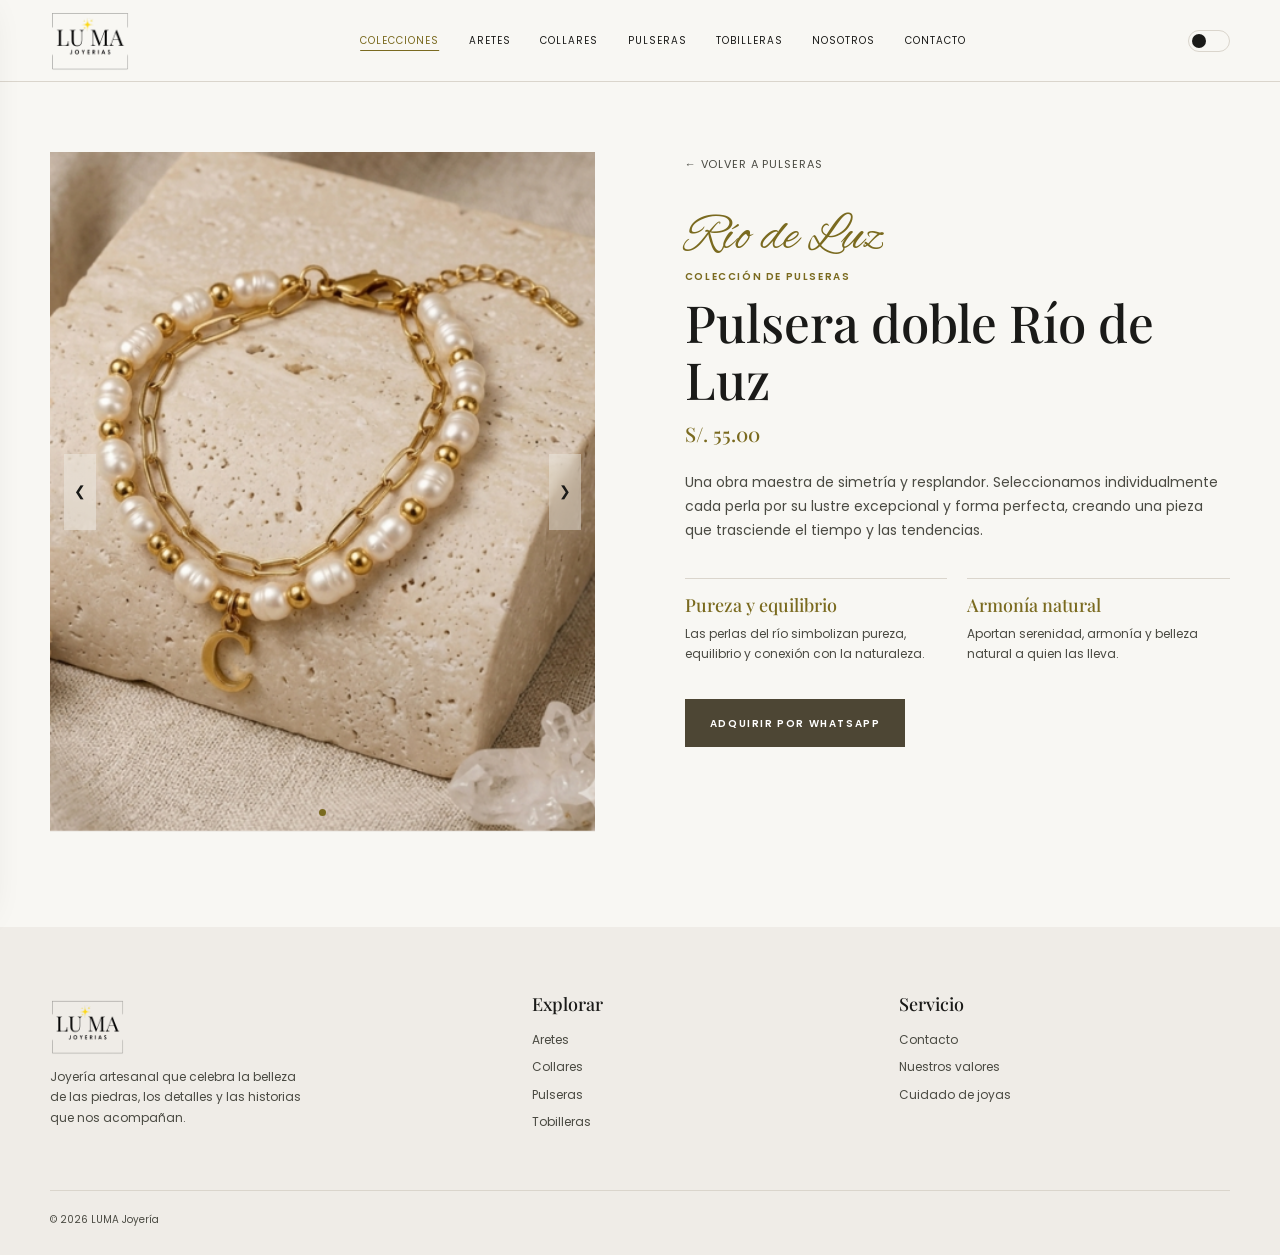
<file: producto.html>
<!doctype html>
<html lang="es">

<head>
    <script>(function () {
            try { var t = localStorage.getItem("luma-theme") === "dark" ? "dark" : "light"; document.documentElement.setAttribute("data-theme", t); } catch (e) { }
            var silence = function (ev) { try { ev.viewTransition && ev.viewTransition.ready.catch(function () { }); ev.viewTransition && ev.viewTransition.finished.catch(function () { }); } catch (e) { } };
            window.addEventListener("pageswap", silence);
            window.addEventListener("pagereveal", silence);
        })();</script>
    <meta charset="UTF-8">
    <meta name="viewport" content="width=device-width, initial-scale=1.0">
    <title>Producto | LUMA</title>
    <link rel="preconnect" href="https://fonts.googleapis.com">
    <link rel="preconnect" href="https://fonts.gstatic.com" crossorigin>
    <link
        href="https://fonts.googleapis.com/css2?family=Alex+Brush&family=Playfair+Display:wght@400;500;600&family=Poppins:wght@400;500;600&display=swap"
        rel="stylesheet">
    <link rel="stylesheet" href="css/variables.css">
    <link rel="stylesheet" href="css/base.css">
    <link rel="stylesheet" href="css/components.css">
    <link rel="stylesheet" href="css/pages.css">
    <link rel="stylesheet" href="css/mobile.css">
    <script defer src="js/data/products.js"></script>
    <script defer src="js/app.js"></script>
</head>

<body>
    <header class="site-header">
    <div class="container header-inner">
      <button class="icon-button menu-button" id="open-menu" aria-label="Abrir menú">☰</button><a class="brand"
        href="index.html">LU<span>•</span>MA</a>
      <nav class="nav" aria-label="Principal"><a class="active" href="index.html">Colecciones</a><a
          href="aretes.html">Aretes</a><a href="collares.html">Collares</a><a href="pulseras.html">Pulseras</a><a
          href="tobilleras.html">Tobilleras</a><a href="nosotros.html">Nosotros</a><a href="contacto.html">Contacto</a>
      </nav>
      <div class="header-actions"><button class="theme-toggle" type="button" aria-label="Modo oscuro"><span
            class="theme-toggle-thumb"></span></button><button class="theme-toggle theme-toggle-icon" type="button" aria-label="Cambiar modo claro/oscuro"><span class="theme-icon-sun" aria-hidden="true">☀</span><span class="theme-icon-moon" aria-hidden="true">☾</span></button>
      </div>
    </header>

    <div id="drawer-backdrop" class="drawer-backdrop"></div>
    <aside id="drawer" class="drawer">
        <div class="drawer-head"><a class="brand" href="index.html">LU<span>•</span>MA</a><button id="close-menu"
                class="icon-button" aria-label="Cerrar menú">×</button></div>
        <nav><a href="index.html">Colecciones</a><a href="aretes.html">Aretes</a><a
                href="collares.html">Collares</a><a href="pulseras.html">Pulseras</a><a
                href="tobilleras.html">Tobilleras</a><a href="nosotros.html">Nosotros</a><a href="contacto.html">Contacto</a></nav>
        <div class="drawer-foot">
            <span>Modo oscuro</span>
            <button class="theme-toggle" type="button" aria-label="Modo oscuro"><span
                    class="theme-toggle-thumb"></span></button>
        </div>
    </aside>
    <main class="container">
        <section class="product-detail" data-product-detail>
            
            <div class="detail-image" data-gallery>
    <div class="gallery-track" data-gallery-track></div>
    <button class="gallery-nav prev" type="button" data-gallery-prev aria-label="Imagen anterior">❮</button>
    <button class="gallery-nav next" type="button" data-gallery-next aria-label="Imagen siguiente">❯</button>
    <div class="gallery-dots" data-gallery-dots></div>
</div>


            <div class="detail-info"><a class="back-link" data-product-back href="pulseras.html">← Volver a Pulseras</a>
                <p class="product-script" data-product-script>Río de Luz</p><span class="category-name"
                    data-product-category>Colección de Pulseras</span>
                <h1 data-product-name>Pulsera doble Río de Luz</h1>
                <p class="product-price" data-product-price>S/. 55.00</p>
                <p class="description" data-product-description>Una obra maestra de simetría y resplandor. Seleccionamos
                    individualmente cada perla por su lustre excepcional y forma perfecta, creando una pieza que
                    trasciende el tiempo y las tendencias.</p>
                <div class="properties">
                   
                   
                    <div class="property">
                        <h3 data-property-title="0">Pureza y equilibrio</h3>
                        <p data-property-text="0">Las perlas del río simbolizan pureza, equilibrio y conexión con la
                            naturaleza.</p>
                    </div>

                    <div class="property">
                        <h3 data-property-title="1">Armonía natural</h3>
                        <p data-property-text="1">Aportan serenidad, armonía y belleza natural a quien las lleva.</p>
                    </div>

                    <div class="property" data-property-extra hidden>
                        <h3 data-property-title="2"></h3>
                        <p data-property-text="2"></p>
                    </div>
                    <div class="property" data-property-extra hidden>
                        <h3 data-property-title="3"></h3>
                        <p data-property-text="3"></p>
                    </div>
                </div><a class="button" data-whatsapp-product target="_blank" rel="noopener"
                    href="https://wa.me/51924505903">Adquirir por WhatsApp</a>
            </div>
        </section>
    </main>
    <footer class="footer">
        <div class="container">
            <div class="footer-grid">
                <div><a class="brand" href="index.html">LU<span>•</span>MA</a>
                    <p>Joyería artesanal que celebra la belleza de las piedras, los detalles y las historias que nos
                        acompañan.</p>
                </div>
                <div>
                    <h3>Explorar</h3><a href="aretes.html">Aretes</a><a href="collares.html">Collares</a><a
                        href="pulseras.html">Pulseras</a><a href="tobilleras.html">Tobilleras</a>
                </div>
                <div>
                    <h3>Servicio</h3><a href="contacto.html">Contacto</a><a href="nosotros.html#valores">Nuestros valores</a><a
                        href="nosotros.html#proceso">Cuidado de joyas</a>
                </div>
            </div>
            <div class="footer-bottom"><span>© 2026 LUMA Joyería</span></div>
        </div>
    </footer>
</body>

</html>
</file>
<file: css/variables.css>
:root {
  --bg: #f8f7f3; --bg-alt: #efece7; --ink: #1a1a18; --muted: #4a4a42;
  --gold: #7a6a1f; --olive: #4d4634; --line: #dad5cc; --white: #fff;
  --fill: var(--olive); --fill-text: var(--white);
  --logo-url: url("../assets/img/logo luma-Photoroom.png");
  --serif: "Playfair Display", Georgia, serif; --sans: Poppins, Arial, sans-serif; --script: "Alex Brush", cursive;
  --page: min(1180px, calc(100% - 48px)); --shadow: 0 12px 35px rgb(26 26 24 / 12%);
  --theme-ease: cubic-bezier(.22, 1, .36, 1);
  --theme-transition: background-color .6s var(--theme-ease), color .6s var(--theme-ease),
    border-color .6s var(--theme-ease), box-shadow .6s var(--theme-ease), fill .6s var(--theme-ease),
    opacity .6s var(--theme-ease);
}

html[data-theme="dark"] {
  --bg: #1b1815; --bg-alt: #262220; --ink: #f2ede2; --muted: #b7ada0;
  --gold: #d4b56a; --olive: #cbb27e; --line: #3d382f;
  --fill: #d4b56a; --fill-text: #1b1815;
  --logo-url: url("../assets/img/logo-luma-oscuro.png");
  --shadow: 0 12px 35px rgb(0 0 0 / 45%);
}

/* La transición de tema solo se activa mientras dura el cambio (clase añadida
   por app.js al pulsar el interruptor). Así, al navegar entre secciones cada
   página carga ya con su tema correcto, sin el "parpadeo" de un fundido. */
html.theme-transitioning,
html.theme-transitioning body,
html.theme-transitioning *,
html.theme-transitioning *::before,
html.theme-transitioning *::after {
  transition: var(--theme-transition) !important;
}

/* Transición suave y elegante al navegar entre secciones (collares -> aretes, etc). 
   Nativa del navegador: sin JavaScript, sin frameworks. Si el navegador no la 
   soporta aún, simplemente no pasa nada (la navegación sigue funcionando normal). */
@view-transition {
  navigation: auto;
}

::view-transition-old(root),
::view-transition-new(root) {
  animation-duration: 0.5s;
  animation-timing-function: var(--theme-ease);
}

@media (prefers-reduced-motion: reduce) {
  @view-transition {
    navigation: none;
  }
}
</file>
<file: css/base.css>
* {
    box-sizing: border-box;
}

html {
    scroll-behavior: smooth;
}

body {
    margin: 0;
    color: var(--ink);
    background: var(--bg);
    font: 14px/1.7 var(--sans);
}

body.is-locked {
    overflow: hidden;
    /* Evita que el scroll suave (html { scroll-behavior:smooth }) se
       dispare mientras el drawer está abierto y bloqueado — es lo que
       provocaba que el sidebar se comportara distinto en Inicio
       (única página con salto a #collections). */
    scroll-behavior: auto;
}

button,
input {
    font: inherit;
}

button {
    cursor: pointer;
}

a {
    color: inherit;
    text-decoration: none;
}

img {
    display: block;
    width: 100%;
}

.container {
    width: var(--page);
    margin-inline: auto;
}

.eyebrow {
    display: inline-block;
    color: var(--gold);
    font-size: 10px;
    font-weight: 600;
    letter-spacing: .22em;
    text-transform: uppercase;
}

.eyebrow::after {
    content: "";
    display: block;
    width: 100%;
    margin-top: 8px;
    border-bottom: 1px solid currentColor;
}

.button {
    display: inline-flex;
    align-items: center;
    justify-content: center;
    min-height: 48px;
    border: 1px solid var(--fill);
    padding: 0 24px;
    background: var(--fill);
    color: var(--fill-text);
    font-size: 10px;
    font-weight: 600;
    letter-spacing: .16em;
    text-transform: uppercase;
    transition: .2s;
}

.button:hover {
    background: transparent;
    color: var(--fill);
}

.section {
    padding: 84px 0;
}

.section-heading {
    max-width: 520px;
    margin-bottom: 35px;
}

.section-heading h2 {
    margin: 12px 0 0;
    font: 500 clamp(28px, 4vw, 46px)/1.15 var(--serif);
}

.empty {
    padding: 64px 0;
    color: var(--muted);
    text-align: center;
}
</file>
<file: css/components.css>
.site-header {
    position: relative;
    z-index: 10;
    height: 82px;
    border-bottom: 1px solid var(--line);
    background: var(--bg);
}

.header-inner {
    display: grid;
    grid-template-columns: 88px minmax(0, 1fr) auto;
    align-items: center;
    column-gap: clamp(22px, 4vw, 72px);
    height: 100%;
}

.brand {
    display: block;
    width: 80px;
    height: 60px;
    overflow: hidden;
    background: var(--logo-url) center / contain no-repeat;
    font-size: 0;
    text-indent: -9999px;
}

.brand span {
    display: none;
}

.nav {
    display: flex;
    justify-content: center;
    gap: clamp(15px, 2.3vw, 32px);
}

.nav a {
    font-size: 10px;
    letter-spacing: .1em;
    text-transform: uppercase;
}

.nav a.active,
.nav a:hover {
    color: var(--gold);
    text-decoration: underline;
    text-decoration-color: currentColor;
    text-underline-offset: 6px;
}

.header-actions {
    display: flex;
    align-items: center;
    justify-content: flex-end;
    gap: 14px;
}

.theme-toggle {
    display: inline-flex;
    align-items: center;
    width: 42px;
    height: 22px;
    padding: 3px;
    border: 1px solid var(--line);
    border-radius: 999px;
    background: transparent;
    color: var(--ink);
    transition: var(--theme-transition), border-color .2s;
}

.theme-toggle:hover {
    border-color: var(--gold);
    color: var(--gold);
}

.theme-toggle.is-active {
    border-color: var(--gold);
    background: var(--gold);
    color: var(--bg);
}

.theme-toggle-thumb {
    width: 14px;
    height: 14px;
    border-radius: 50%;
    background: currentColor;
    transition: transform .25s ease;
}

.theme-toggle.is-active .theme-toggle-thumb {
    transform: translateX(20px);
}

/* Variante ícono sol/luna: solo visible en mobile (ver mobile.css).
   Modo claro -> luna dorada (invita a pasar a oscuro).
   Modo oscuro -> sol blanco (invita a volver a claro). */
.theme-toggle-icon {
    display: none;
    width: 36px;
    height: 36px;
    align-items: center;
    justify-content: center;
    padding: 0;
    border-radius: 50%;
    background: transparent;
    font-size: 16px;
    transition: var(--theme-transition), background-color .2s, transform .2s;
}

.theme-toggle-icon .theme-icon-sun {
    display: none;
}

.theme-toggle-icon .theme-icon-moon {
    display: inline;
    color: var(--gold);
}

.theme-toggle-icon.is-active .theme-icon-moon {
    display: none;
}

.theme-toggle-icon.is-active .theme-icon-sun {
    display: inline;
    color: var(--white);
}

.theme-toggle-icon:hover {
    background: var(--bg-alt);
}

.theme-toggle-icon:hover .theme-icon-moon {
    color: var(--olive);
}

.theme-toggle-icon.is-active:hover .theme-icon-sun {
    color: var(--gold);
}

.theme-toggle-icon:active {
    background: var(--gold);
    transform: scale(.92);
}

.theme-toggle-icon:active .theme-icon-moon,
.theme-toggle-icon.is-active:active .theme-icon-sun {
    color: var(--bg);
}

.icon-button {
    border: 0;
    padding: 6px;
    background: transparent;
    color: var(--ink);
    font-size: 18px;
    line-height: 1;
}

.icon-button:hover {
    color: var(--gold);
}

.menu-button {
    display: none;
    justify-self: start;
}

.mobile-bag {
    display: none;
    justify-self: end;
}

.drawer-backdrop {
    position: fixed;
    inset: 0;
    z-index: 20;
    background: rgb(0 0 0 / .38);
    opacity: 0;
    visibility: hidden;
    transition: .25s;
}

.drawer-backdrop.open {
    opacity: 1;
    visibility: visible;
}

.drawer {
    position: fixed;
    inset: 0 auto 0 0;
    z-index: 21;
    width: min(320px, 86vw);
    height: 100vh;
    height: 100dvh;
    padding: 27px;
    background: var(--bg);
    box-shadow: var(--shadow);
    overflow-y: auto;
    -webkit-overflow-scrolling: touch;
    transform: translate3d(-105%, 0, 0);
    will-change: transform;
    transition: .3s ease;
}

.drawer.open {
    transform: translate3d(0, 0, 0);
}

.drawer-head {
    display: flex;
    align-items: center;
    justify-content: space-between;
    margin-bottom: 42px;
}

.drawer nav {
    display: grid;
}

.drawer nav a {
    border-bottom: 1px solid var(--line);
    padding: 17px 0;
    font: 500 20px var(--serif);
}

.drawer nav a.active {
    color: var(--gold);
}

.drawer-foot {
    display: flex;
    align-items: center;
    justify-content: space-between;
    margin-top: 24px;
    padding-top: 20px;
    border-top: 1px solid var(--line);
    font-size: 13px;
    color: var(--muted);
}

.footer {
    background: var(--bg-alt);
    padding: 65px 0 27px;
}

.footer .brand {
    width: 74px;
    height: 56px;
    margin-bottom: 10px;
}

.footer-grid {
    display: grid;
    grid-template-columns: 1.35fr repeat(2, 1fr);
    gap: 35px;
}

.footer p {
    max-width: 260px;
    color: var(--muted);
    font-size: 12px;
}

.footer h3 {
    margin: 0 0 14px;
    font: 500 18px var(--serif);
}

.footer a {
    display: block;
    margin: 7px 0;
    color: var(--muted);
    font-size: 12px;
}

.newsletter {
    display: flex;
    border-bottom: 1px solid var(--ink);
}

.newsletter input {
    min-width: 0;
    width: 100%;
    border: 0;
    background: transparent;
    outline: 0;
    padding: 8px 0;
}

.newsletter button {
    border: 0;
    background: none;
    font-size: 20px;
}

.footer-bottom {
    display: flex;
    justify-content: space-between;
    margin-top: 50px;
    padding-top: 20px;
    border-top: 1px solid var(--line);
    color: var(--muted);
    font-size: 10px;
}

.newsletter-message {
    min-height: 20px;
    margin-top: 8px;
    font-size: 11px;
}

.product-grid {
    display: grid;
    grid-template-columns: repeat(3, 1fr);
    gap: 24px;
}

.product-card {
    position: relative;
    overflow: hidden;
    background: var(--bg-alt);
}


.product-card img {
    aspect-ratio: .82;
    object-fit: cover;
    transition: transform .45s, filter .45s;
}

.product-card:hover img {
    transform: scale(1.06);
    filter: blur(6px);
}



.product-card-overlay {
    position: absolute;
    inset: 0;
    display: flex;
    flex-direction: column;
    align-items: center;
    justify-content: center;
    gap: 10px;
    padding: 24px;
    text-align: center;
    background: color-mix(in srgb, var(--bg) 55%, transparent);
    opacity: 0;
    transition: opacity .35s;
    pointer-events: none;
}

.product-card:hover .product-card-overlay {
    opacity: 1;
}

.product-card-overlay::before,
.product-card-overlay::after {
    content: "";
    position: absolute;
    left: 50%;
    width: 46px;
    border-top: 2px solid var(--gold);
    transform: translateX(-50%);
}

.product-card-overlay::before {
    top: 30px;
}

.product-card-overlay::after {
    bottom: 30px;
}

.product-card-overlay-name {
    display: block;
    font: 500 22px/1.3 var(--serif);
    letter-spacing: .01em;
    color: var(--ink);
}

.product-card-overlay-desc {
    display: block;
    font: 400 12px/1.6 var(--sans);
    color: var(--muted);
}

.product-card>a {
    position: relative;
    display: block;
}



.product-card-info {
    padding: 14px 0 3px;
}

.product-card h3 {
    margin: 0;
    font: 500 20px var(--serif);
}

.product-card p {
    margin: 3px 0;
    color: var(--muted);
    font-size: 11px;
}

.product-card .view-product {
    position: absolute;
    inset: auto 16px 16px;
    opacity: 0;
    transform: translateY(8px);
    transition: .25s;
}

.product-card:hover .view-product {
    opacity: 1;
    transform: none;
}

.tabs {
    display: flex;
    flex-wrap: wrap;
    gap: 9px;
    margin: 28px 0 35px;
}


.filter-dropdown {
    position: relative;
}

.filter-dropdown-toggle {
    display: inline-flex;
    align-items: center;
    gap: 6px;
}

.filter-dropdown-toggle::after {
    content: "▾";
    font-size: 9px;
    transition: transform .2s;
}

.filter-dropdown.open .filter-dropdown-toggle::after {
    transform: rotate(180deg);
}

.filter-dropdown-toggle.has-selection {
    border-color: var(--gold);
    color: var(--gold);
    background: transparent;
}

.filter-dropdown-menu {
    position: absolute;
    top: calc(100% + 10px);
    left: 0;
    z-index: 5;
    display: grid;
    gap: 2px;
    min-width: 220px;
    padding: 10px;
    background: color-mix(in srgb, var(--bg) 70%, transparent);
    backdrop-filter: blur(14px);
    -webkit-backdrop-filter: blur(14px);
    border: 1px solid var(--line);
    box-shadow: var(--shadow);
    opacity: 0;
    visibility: hidden;
    transform: translateY(-6px);
    transition: .2s;
}

.filter-dropdown.open .filter-dropdown-menu {
    opacity: 1;
    visibility: visible;
    transform: translateY(0);
}

.filter-dropdown-menu button {
    border: 0;
    border-left: 2px solid transparent;
    padding: 13px 16px;
    background: transparent;
    text-align: left;
    font-size: 10px;
    letter-spacing: .08em;
    text-transform: uppercase;
    color: var(--ink);
    transition: .2s;
}

.filter-dropdown-menu button:hover {
    background: var(--bg-alt);
    color: var(--gold);
}

.filter-dropdown .filter-dropdown-menu button.active {
    border-left-color: var(--gold);
    background: var(--bg-alt);
    color: var(--gold);
}




.tabs button {
    border: 1px solid var(--line);
    padding: 9px 17px;
    background: transparent;
    color: var(--muted);
    font-size: 10px;
    letter-spacing: .08em;
    text-transform: uppercase;
}

.tabs button.active {
    border-color: var(--fill);
    background: var(--fill);
    color: var(--fill-text);
}

.pagination {
    display: flex;
    justify-content: center;
    align-items: center;
    flex-wrap: wrap;
    gap: 8px;
    margin: 48px 0 8px;
}

.pagination-btn {
    min-width: 36px;
    height: 36px;
    padding: 0 8px;
    border: 1px solid var(--line);
    background: transparent;
    font-size: 11px;
    color: var(--ink);
    transition: .2s;
}

.pagination-btn:hover:not(:disabled) {
    border-color: var(--gold);
    color: var(--gold);
}

.pagination-btn.active {
    border-color: var(--fill);
    background: var(--fill);
    color: var(--fill-text);
}

.pagination-btn:disabled {
    opacity: .35;
    cursor: default;
}

.pagination-ellipsis {
    min-width: 20px;
    text-align: center;
    color: var(--muted);
    font-size: 11px;
}
</file>
<file: css/pages.css>
.hero {
    position: relative;
    overflow: hidden;
    min-height: min(720px, 72vw);
    display: grid;
    place-items: center;
    color: var(--white);
    text-align: center;
}
 
.hero::before {
    content: "";
    position: absolute;
    inset: 0;
    background: rgb(25 24 20 / .14);
    z-index: 1;
}
 
.hero-slides {
    position: absolute;
    inset: 0;
}
 
.hero-slide {
    position: absolute;
    inset: 0;
    background: center/cover no-repeat;
    opacity: 0;
    transition: opacity 1s ease;
}
 
.hero-slide.is-active {
    opacity: 1;
}
 
.hero-dots {
    position: absolute;
    left: 50%;
    bottom: 22px;
    transform: translateX(-50%);
    z-index: 2;
    display: flex;
    gap: 8px;
}
 
.hero-dot {
    width: 8px;
    height: 8px;
    padding: 0;
    border: 1px solid rgb(255 255 255 / .8);
    border-radius: 50%;
    background: transparent;
    cursor: pointer;
    transition: transform .25s, background .25s;
}
 
.hero-dot.is-active {
    background: var(--white);
    transform: scale(1.2);
}
 
.hero-content {
    position: relative;
    z-index: 2;
    max-width: 610px;
}
 
.hero h1 {
    margin: 12px 0 19px;
    font: 500 clamp(44px, 6vw, 76px)/1.03 var(--serif);
}
 
.hero p {
    max-width: 430px;
    margin: 0 auto 26px;
}
 
.hero .eyebrow {
    color: #e9d774;
}
 
.hero .button {
    border-color: rgb(255 255 255 / .75);
    background: rgb(21 20 16 / .55);
    color: var(--white);
}
 
.hero .button:hover {
    border-color: var(--white);
    background: transparent;
    color: var(--white);
}
 
.category-teasers {
    display: grid;
    grid-template-columns: repeat(4, 1fr);
    gap: 18px;
}
 
.category-teaser {
    position: relative;
    overflow: hidden;
    color: var(--white);
}
 
.category-teaser img {
    aspect-ratio: .82;
    object-fit: cover;
    transition: .3s;
}
 
.category-teaser:hover img {
    transform: scale(1.05);
}
 
.category-teaser span {
    position: absolute;
    inset: auto 0 0;
    padding: 28px 16px 17px;
    width: 100%;
    background: linear-gradient(transparent, rgb(0 0 0 / .6));
    font: 500 25px var(--serif);
}
 
.heritage {
    display: grid;
    grid-template-columns: 1.05fr 1fr;
    background: var(--bg-alt);
}
 
.heritage img {
    height: 100%;
    min-height: 440px;
    object-fit: cover;
}
 
.heritage-copy {
    display: grid;
    align-content: center;
    padding: clamp(45px, 7vw, 110px);
}
 
.heritage h2 {
    margin: 14px 0;
    font: 500 clamp(31px, 4vw, 48px)/1.15 var(--serif);
}
 
.heritage p {
    color: var(--muted);
}
 
.page-hero {
    min-height: 300px;
    display: grid;
    place-items: center;
    position: relative;
    background: linear-gradient(rgb(21 20 16 / .45), rgb(21 20 16 / .45)), var(--hero-image) center/cover;
    color: var(--white);
    text-align: center;
}
 
.page-hero h1 {
    margin: 8px 0 0;
    font: 500 clamp(37px, 5vw, 62px) var(--serif);
}
 
.listing-toolbar {
    display: flex;
    align-items: baseline;
    justify-content: space-between;
    border-bottom: 1px solid var(--line);
}
 
.listing-toolbar p {
    color: var(--muted);
    font-size: 12px;
}
 
.collections-hero {
    --hero-image: url("../assets/img/home-hero.png");
}
 
.product-detail {
    display: grid;
    grid-template-columns: 1fr 1fr;
    gap: clamp(35px, 7vw, 105px);
    padding: 70px 0 95px;
}
 
.detail-image {
    position: relative;
    overflow: hidden;
    background: var(--bg-alt);
}
 
.detail-image img {
    width: 100%;
    max-height: 680px;
    object-fit: cover;
}
 
.back-link {
    display: inline-block;
    margin-bottom: 38px;
    color: var(--muted);
    font-size: 11px;
    letter-spacing: .08em;
    text-transform: uppercase;
}
 
.product-script {
    margin: 0;
    color: var(--gold);
    font: 52px/1 var(--script);
}
 
.detail-info h1 {
    margin: 7px 0 4px;
    font: 500 clamp(35px, 4vw, 55px)/1.1 var(--serif);
}
 
.detail-info .category-name {
    color: var(--gold);
    font-size: 10px;
    font-weight: 600;
    letter-spacing: .16em;
    text-transform: uppercase;
}
 
.product-price {
    margin: 13px 0;
    color: var(--gold);
    font: 500 20px var(--serif);
}
 
.detail-info .description {
    margin: 24px 0;
    color: var(--muted);
}
 
.properties {
    display: grid;
    grid-template-columns: repeat(2, 1fr);
    gap: 20px;
    margin: 35px 0;
}
 
.property {
    border-top: 1px solid var(--line);
    padding-top: 14px;
}
 
.property h3 {
    margin: 0 0 7px;
    color: var(--gold);
    font: 500 18px var(--serif);
}
 
.property p {
    margin: 0;
    color: var(--muted);
    font-size: 12px;
}
 
.contact-hero {
    --hero-image: url("../assets/img/contact-hero.png");
    min-height: 390px;
}
 
.contact-grid {
    display: grid;
    grid-template-columns: 1.1fr .9fr;
    gap: 25px;
}
 
.contact-card {
    padding: clamp(30px, 5vw, 65px);
    background: var(--bg-alt);
}
 
.contact-card h2 {
    margin: 12px 0;
    font: 500 37px/1.15 var(--serif);
}
 
.contact-card p {
    color: var(--muted);
}
 
.socials {
    display: grid;
    grid-template-columns: repeat(2, 1fr);
    gap: 12px;
}
 
.social {
    border: 1px solid var(--line);
    padding: 21px;
    background: var(--bg);
    font: 500 18px var(--serif);
}
 
.social:hover {
    color: var(--gold);
    border-color: var(--gold);
}
 

 
 
 
.carousel {
    position: relative;
}
 
.carousel-container {
    width: 100%;
    overflow: hidden;
}
 
.carousel-track {
    display: flex;
    transition: transform .5s ease;
}
 
.carousel-track .product-card:hover img {
    filter: none;
}

.product-card {
    flex: 0 0 calc(100% / 3);
    /* Muestra 3 productos */
    padding: 10px;
    box-sizing: border-box;
}
 
.product-card img {
    width: 100%;
    border-radius: 12px;
    display: block;
}
 
.carousel-btn {
    position: absolute;
    top: 50%;
    transform: translateY(-50%);
    z-index: 10;
 
    width: 50px;
    height: 50px;
 
    border: none;
    background: rgba(255, 255, 255, .2);
    color: white;
    font-size: 38px;
    font-weight: bold;
    cursor: pointer;
 
    display: flex;
    justify-content: center;
    align-items: center;
 
    transition: .3s;
}
 
.carousel-btn:hover {
    background: rgba(255, 255, 255, .35);
}
 
.prev {
    left: 10px;
}
 
.next {
    right: 10px;
}
 
/* ==========================================================
   PÁGINA NOSOTROS
   Estructura de la página:
   1) Hero        -> IMAGEN de fondo + TEXTO (eyebrow + título)
   2) Intro        -> Solo TEXTO (historia de la marca)
   3) Fundadora    -> IMAGEN (foto) + TEXTO (bio) en dos columnas
   4) Galería      -> Solo IMÁGENES (3 fotos del taller/proceso)
   5) Cita         -> Solo TEXTO (frase destacada de la fundadora)
========================================================== */
 
/* 1) Hero: usa el mismo componente .page-hero de las demás páginas
   internas (mismo alto, misma superposición oscura sobre la imagen);
   solo se define aquí la imagen de fondo propia de esta sección.
   TODO: reemplazar por una foto real del taller/marca cuando esté disponible. */
.about-hero {
    --hero-image: url("../assets/img/home-hero.png");
}
 
/* 2) Intro / historia: bloque de texto centrado, ancho de lectura cómodo */
.about-intro {
    max-width: 720px;
    margin-inline: auto;
    text-align: center;
}
 
.about-intro .section-heading {
    margin-inline: auto;
}
 
.about-intro p {
    margin: 0 0 18px;
    color: var(--muted);
    text-align: left;
}
 
/* 2.5) Cifras: 3 números destacados en fila (1 columna en móvil) */
.stats {
    display: grid;
    grid-template-columns: repeat(3, 1fr);
    gap: 20px;
    text-align: center;
}
 
.stat {
    display: grid;
    gap: 6px;
    padding: 30px 20px;
    background: var(--bg-alt);
}
 
.stat-number {
    font: 500 clamp(34px, 4vw, 46px)/1 var(--serif);
    color: var(--gold);
}
 
.stat-label {
    color: var(--muted);
    font-size: 13px;
    letter-spacing: .04em;
    text-transform: uppercase;
}
 
/* 3) Fundadora: reutiliza el componente compartido .heritage
   (misma estructura visual que en Inicio y Colecciones: IMAGEN a la
   izquierda, TEXTO a la derecha) sin sobreescribir sus estilos base.
   La única particularidad de Nosotros es que la imagen es un
   carrusel de 2 fotos que se alternan solas (crossfade en CSS). */
.heritage-slideshow {
    position: relative;
    height: 100%;
    min-height: 440px;
    overflow: hidden;
}
 
.heritage-slideshow img {
    position: absolute;
    inset: 0;
    width: 100%;
    height: 100%;
    object-fit: cover;
    opacity: 0;
    animation: heritage-fade 10s infinite;
}
 
.heritage-slideshow img:first-child {
    animation-delay: 0s;
}
 
.heritage-slideshow img:last-child {
    animation-delay: -5s;
}
 
@keyframes heritage-fade {
    0%, 42% { opacity: 1; }
    50%, 92% { opacity: 0; }
    100% { opacity: 1; }
}
 
@media (prefers-reduced-motion: reduce) {
    .heritage-slideshow img {
        animation: none;
    }
 
    .heritage-slideshow img:first-child {
        opacity: 1;
    }
}
 
/* 4) Galería de imágenes: 3 fotos, la primera ocupa el doble de alto */
.about-gallery {
    display: grid;
    grid-template-columns: 2fr 1fr;
    grid-template-rows: repeat(2, 220px);
    gap: 18px;
}
 
.about-gallery img {
    width: 100%;
    height: 100%;
    object-fit: cover;
    transition: .3s;
}
 
.about-gallery img:first-child {
    grid-row: 1 / 3;
}
 
.about-gallery img:hover {
    transform: scale(1.02);
}
 
/* 5) Cita de la fundadora: texto destacado y centrado */
.founder-quote {
    max-width: 720px;
    margin-inline: auto;
    text-align: center;
}
 
.founder-quote p {
    margin: 0;
    color: var(--ink);
    font: 500 clamp(22px, 3vw, 32px)/1.5 var(--serif);
    font-style: italic;
}
 
.founder-quote cite {
    display: block;
    margin-top: 20px;
    color: var(--gold);
    font-size: 11px;
    font-style: normal;
    font-weight: 600;
    letter-spacing: .1em;
    text-transform: uppercase;
}
 
/* Proceso de creación: pasos numerados en fila (1 columna en móvil) */
.process {
    display: grid;
    grid-template-columns: repeat(4, 1fr);
    gap: 30px;
    list-style: none;
    padding: 0;
    margin: 0;
}
 
.process-step {
    padding-top: 22px;
    border-top: 2px solid var(--gold);
}
 
.process-number {
    display: block;
    margin-bottom: 10px;
    color: var(--gold);
    font: 500 22px/1 var(--serif);
}
 
.process-step h3 {
    margin: 0 0 8px;
    font: 500 19px/1.25 var(--serif);
}
 
.process-step p {
    margin: 0;
    color: var(--muted);
    font-size: 14px;
}
 
/* Valores: tarjetas con ícono, título y texto (1 columna en móvil) */
.values {
    display: grid;
    grid-template-columns: repeat(4, 1fr);
    gap: 30px;
    text-align: center;
}
 
.value-icon {
    width: 34px;
    height: 34px;
    margin: 0 auto 16px;
    color: var(--gold);
}
 
.value-card h3 {
    margin: 0 0 8px;
    font: 500 18px/1.25 var(--serif);
}
 
.value-card p {
    margin: 0;
    color: var(--muted);
    font-size: 14px;
}
 
/* Testimonios: tarjetas de cita (1 columna en móvil) */
.testimonials {
    display: grid;
    grid-template-columns: repeat(3, 1fr);
    gap: 24px;
}
 
.testimonial {
    margin: 0;
    padding: 30px 26px;
    background: var(--bg-alt);
}
 
.testimonial p {
    margin: 0 0 16px;
    color: var(--ink);
    font: 400 15px/1.6 var(--sans);
    font-style: italic;
}
 
.testimonial cite {
    color: var(--gold);
    font-size: 12px;
    font-style: normal;
    font-weight: 600;
    letter-spacing: .04em;
}
 
/* CTA final: banda con fondo, centrada, botón hacia colecciones */
.about-cta {
    background: var(--bg-alt);
    text-align: center;
}
 
.about-cta h2 {
    margin: 10px 0 26px;
    font: 500 clamp(28px, 3.6vw, 40px)/1.2 var(--serif);
}
 
/* Reconocimientos / premios: 2 tarjetas con foto + copy */
.awards {
    display: grid;
    grid-template-columns: repeat(2, 1fr);
    gap: 30px;
}
 
.award-card {
    background: var(--bg-alt);
    border-top: 2px solid var(--gold);
}
 
.award-card img {
    height: 260px;
    object-fit: cover;
    object-position: top;
}
 
.award-copy {
    padding: 26px 28px 30px;
}
 
.award-copy .eyebrow {
    margin-bottom: 4px;
}
 
.award-copy h3 {
    margin: 6px 0 12px;
    font: 500 clamp(20px, 2.4vw, 26px)/1.2 var(--serif);
}
 
.award-copy p {
    margin: 0;
    color: var(--muted);
}
 

 

 
.gallery-track {
    display: flex;
    height: 100%;
    transition: transform .45s ease;
}
 
.gallery-track img {
    flex: 0 0 100%;
    width: 100%;
    height: 680px;
    object-fit: cover;
    cursor: zoom-in;
    transition: transform .25s ease;
}
 
.gallery-track img:hover {
    transform: scale(1.8);
}
 
.gallery-nav {
    position: absolute;
    top: 50%;
    z-index: 3;
    display: flex;
    align-items: center;
    justify-content: center;
    width: 32px;
    height: 76px;
    border: 0;
    background: color-mix(in srgb, var(--bg) 40%, transparent);
    backdrop-filter: blur(10px);
    -webkit-backdrop-filter: blur(10px);
    color: var(--ink);
    font-size: 14px;
    transform: translateY(-50%);
    transition: .2s;
}
 
.gallery-nav:hover {
    background: color-mix(in srgb, var(--bg) 65%, transparent);
    color: var(--gold);
}
 
.gallery-nav.prev {
    left: 14px;
}
 
.gallery-nav.next {
    right: 14px;
}
 
.gallery-dots {
    position: absolute;
    left: 0;
    right: 0;
    bottom: 16px;
    z-index: 3;
    display: flex;
    justify-content: center;
    gap: 7px;
}
 
.gallery-dots button {
    width: 7px;
    height: 7px;
    padding: 0;
    border: 0;
    border-radius: 50%;
    background: rgb(255 255 255 / 65%);
}
 
.gallery-dots button.active {
    background: var(--gold);
}

/* ===== Sección "Habla con Gabi" (contacto) ===== */
.advisory {
    display: grid;
    grid-template-columns: .9fr 1fr;
    gap: 60px;
    align-items: center;
}

.advisory-photo-wrap img {
    width: 100%;
    min-height: 420px;
    object-fit: cover;
    transition: transform .5s;
}

.advisory-photo-wrap:hover img {
    transform: scale(1.03);
}

.advisory-copy h2 {
    margin: 10px 0 18px;
    color: var(--gold);
    font: 500 clamp(30px, 4vw, 42px)/1.15 var(--serif);
}

.advisory-quote {
    margin: 0 0 18px;
    color: var(--ink);
    font: 400 italic clamp(18px, 2.2vw, 22px)/1.5 var(--serif);
}

.advisory-copy p:not(.advisory-quote):not(.advisory-hours) {
    max-width: 440px;
    margin: 0 0 26px;
    color: var(--muted);
}

.advisory-hours {
    margin-top: 22px;
    color: var(--muted);
    font-size: 13px;
}

/* ===== Pasos: cómo pedir tu joya ===== */
.advisory-steps-section {
    background: var(--bg-alt);
}

.advisory-steps-section .section-heading {
    max-width: none;
    margin-inline: auto;
    text-align: center;
}

.advisory-steps {
    display: grid;
    grid-template-columns: repeat(3, 1fr);
    gap: 30px;
}

.advisory-step {
    padding-top: 22px;
    border-top: 2px solid var(--gold);
}

.advisory-step-number {
    display: block;
    margin-bottom: 10px;
    color: var(--gold);
    font: 500 26px/1 var(--serif);
}

.advisory-step h3 {
    margin: 0 0 8px;
    font: 500 19px/1.25 var(--serif);
}

.advisory-step p {
    margin: 0;
    color: var(--muted);
    font-size: 14px;
}

/* ===== Redes sociales ===== */
.social-section {
    background: var(--bg-alt);
}

.social-divider {
    display: flex;
    align-items: center;
    justify-content: center;
    gap: 20px;
    margin-bottom: 46px;
}

.social-divider h2 {
    margin: 0;
    color: var(--gold);
    font: 52px/1 var(--script);
    white-space: nowrap;
}

.divider-line {
    position: relative;
    flex: 1;
    max-width: 140px;
    height: 1px;
    background: var(--line);
}

.divider-line::after {
    content: "";
    position: absolute;
    top: 50%;
    width: 8px;
    height: 8px;
    border: 1px solid var(--gold);
    background: var(--bg-alt);
    transform: translateY(-50%) rotate(45deg);
}

.divider-line:first-child::after {
    right: -4px;
}

.divider-line:last-child::after {
    left: -4px;
}

.social-band {
    display: grid;
    grid-template-columns: repeat(4, 1fr);
    gap: 18px;
}

.social-card {
    display: grid;
    justify-items: center;
    gap: 8px;
    padding: 34px 18px;
    background: var(--bg);
    border-top: 2px solid transparent;
    text-align: center;
    color: var(--ink);
    transition: .25s;
}

.social-card svg {
    width: 28px;
    height: 28px;
    margin-bottom: 6px;
    color: var(--gold);
}

.social-name {
    font: 500 15px var(--serif);
}

.social-handle {
    color: var(--muted);
    font-size: 12px;
}

.social-card:hover {
    border-top-color: var(--gold);
    transform: translateY(-4px);
    box-shadow: var(--shadow);
}

@media (max-width: 700px) {
    .advisory {
        grid-template-columns: 1fr;
        gap: 30px;
    }

    .advisory-photo-wrap img {
        min-height: 280px;
    }

    .advisory-steps {
        grid-template-columns: 1fr;
        gap: 26px;
    }

    .social-divider h2 {
        font-size: 40px;
    }

    .divider-line {
        max-width: 60px;
    }

    .social-band {
        grid-template-columns: 1fr 1fr;
    }
}
</file>
<file: css/mobile.css>
/* ==========================================================
   MOBILE.CSS — LUMA JOYERÍA
   Único archivo con TODOS los ajustes responsive del sitio.
   Se carga al final, después de variables/base/components/pages/filters,
   así estas reglas ganan sin necesitar !important.

   Índice:
     1. General (variables, secciones)               — 700px
     2. Header / Menú móvil / Footer                  — 700px
     3. Inicio (Home): hero, categorías, heritage      — 700px
     4. Carrusel de colecciones (Home)                 — 700px / 480px
     5. Listado de productos + filtros + paginación    — 700px / 480px
     6. Detalle de producto                            — 700px
     7. Contacto                                       — 700px
     8. Nosotros: galería, premios, stats, proceso...  — 700px / 480px
   ========================================================== */


/* ==========================================================
   1. GENERAL
   Variables globales y espaciados base (aplica a todas las páginas)
   Origen: base.css
   ========================================================== */
@media (max-width: 700px) {
    :root {
        --page: min(100% - 32px, 560px);
    }

    .section {
        padding: 58px 0;
    }
}


/* ==========================================================
   2. HEADER / MENÚ MÓVIL / FOOTER
   Barra superior, drawer de navegación y pie de página
   Origen: components.css
   ========================================================== */
@media (max-width: 700px) {
    .site-header {
        height: 66px;
    }

    .header-inner {
        grid-template-columns: 1fr 70px 1fr;
        column-gap: 0;
    }

    .menu-button,
    .mobile-bag {
        display: block;
    }

    .nav {
        display: none;
    }

    .header-actions {
        display: flex;
    }

    .header-actions .theme-toggle:not(.theme-toggle-icon) {
        display: none;
    }

    .theme-toggle-icon {
        display: inline-flex;
    }

    .brand {
        width: 66px;
        height: 50px;
        justify-self: center;
    }

    .footer {
        padding: 50px 0 26px;
    }

    .footer-grid {
        grid-template-columns: 1fr 1fr;
        row-gap: 0;
        column-gap: 24px;
    }

    /* El bloque de marca ocupa todo el ancho arriba, y "Explorar" /
       "Servicio" quedan uno al lado del otro debajo. */
    .footer-grid > div:first-child {
        grid-column: 1 / -1;
        padding: 0 0 22px;
        border-bottom: 1px solid var(--line);
    }

    .footer-grid > div:not(:first-child) {
        padding: 22px 0 0;
        border-bottom: 0;
    }

    .footer p {
        max-width: none;
    }

    .footer h3 {
        font-size: 15px;
    }

    .footer-bottom {
        flex-direction: column;
        align-items: flex-start;
        gap: 10px;
        margin-top: 28px;
    }
}


/* ==========================================================
   3. INICIO (index.html)
   Hero principal, teasers de categoría, sección heritage
   Origen: pages.css
   ========================================================== */
@media (max-width: 700px) {
    .hero {
        min-height: 600px;
    }

    .hero-slide {
        background-position: 57% center;
    }

    .hero h1 {
        font-size: 36px;
        margin-bottom: 34px;
    }

    .hero p {
        display: none;
    }

    .category-teasers {
        grid-template-columns: repeat(2, 1fr);
        gap: 12px;
    }

    .category-teaser span {
        font-size: 22px;
    }

    .heritage {
        grid-template-columns: 1fr;
    }

    .heritage img {
        min-height: 330px;
    }
}

@media (max-width: 700px) {
    .carousel .product-card {
        flex: 0 0 calc(100% / 2);
        /* 2 productos visibles en tablet/mobile grande */
    }

    .carousel-btn {
        width: 38px;
        height: 38px;
        font-size: 26px;
    }
}

@media (max-width: 480px) {
    .carousel .product-card {
        flex: 0 0 100%;
        /* 1 producto visible en pantallas muy angostas */
    }
}

@media (max-width: 700px) {
    .product-grid {
        grid-template-columns: repeat(2, 1fr);
        gap: 14px;
    }

    .product-card h3 {
        font-size: 17px;
    }

    .product-card .view-product {
        opacity: 1;
        transform: none;
        inset: auto 9px 9px;
        padding: 0 10px;
        min-height: 35px;
    }

    /* En táctil, tocar una tarjeta puede activar :hover (hover "pegajoso"),
       lo que mostraba el overlay y el desenfoque pensados solo para el
       hover de escritorio. Se desactivan para que en mobile solo se vea
       el botón "Ver producto" de arriba. */
    .product-card:hover .product-card-overlay {
        opacity: 0;
    }

    .product-card:hover img {
        transform: none;
        filter: none;
    }

    .tabs {
        flex-direction: column;
        align-items: stretch;
        gap: 14px;
        margin: 22px 0 30px;
    }

    /* En mobile los 3 grupos de filtros se ocultan dentro de un panel
       desplegable y solo queda visible el botón "Filtrar". La lógica de
       selección única por grupo (filters.js) no cambia. */
    .tabs-left {
        position: relative;
        width: 100%;
    }

    .tabs .filter-mobile-toggle {
        display: flex;
        align-items: center;
        justify-content: space-between;
        gap: 8px;
        width: 100%;
        border: 1px solid var(--line);
        padding: 12px 16px;
        background: transparent;
        font-size: 10px;
        letter-spacing: .08em;
        text-transform: uppercase;
        color: var(--ink);
        transition: .2s;
    }

    .filter-mobile-toggle::after {
        content: "▾";
        font-size: 9px;
        transition: transform .2s;
    }

    .tabs-left.open .filter-mobile-toggle::after {
        transform: rotate(180deg);
    }

    .filter-mobile-toggle:hover,
    .filter-mobile-toggle.has-selection {
        border-color: var(--gold);
        color: var(--gold);
    }

    .filter-groups {
        position: absolute;
        top: calc(100% + 10px);
        left: 0;
        right: 0;
        z-index: 5;
        display: none;
        flex-direction: column;
        gap: 12px;
        padding: 14px;
        background: color-mix(in srgb, var(--bg) 70%, transparent);
        backdrop-filter: blur(14px);
        -webkit-backdrop-filter: blur(14px);
        border: 1px solid var(--line);
        box-shadow: var(--shadow);
    }

    .tabs-left.open .filter-groups {
        display: flex;
    }

    .filter-group {
        flex: 0 0 auto;
        flex-wrap: wrap;
        gap: 7px;
        width: auto;
        max-width: 100%;
        padding: 0 0 12px;
        margin: 0;
        border-right: 0;
        border-bottom: 1px solid var(--line);
    }

    .filter-group:last-child {
        padding-bottom: 0;
        border-bottom: 0;
    }

    .tabs button {
        white-space: nowrap;
        padding: 8px 14px;
        font-size: 9.5px;
    }

    .filter-sort {
        width: 100%;
    }

    .filter-sort-button {
        width: 100%;
        justify-content: space-between;
        padding: 12px 16px;
    }

    .filter-sort-menu {
        left: 0;
        right: 0;
        width: 100%;
        min-width: 0;
    }

    .listing-toolbar {
        display: block;
    }

    .listing-toolbar p {
        margin-top: 6px;
    }
}

@media (max-width: 480px) {
    .pagination-btn {
        min-width: 40px;
        height: 40px;
    }
}


/* ==========================================================
   6. DETALLE DE PRODUCTO (producto.html)
   Origen: pages.css
   ========================================================== */
@media (max-width: 700px) {
    .page-hero {
        min-height: 250px;
    }

    .product-detail {
        grid-template-columns: 1fr;
        padding: 35px 0 65px;
    }

    .back-link {
        margin-bottom: 24px;
    }

    .detail-image {
        order: -1;
    }

    .gallery-track img {
        height: 420px;
    }
}


/* ==========================================================
   7. CONTACTO (contacto.html)
   Origen: pages.css
   ========================================================== */
@media (max-width: 700px) {
    .contact-grid {
        grid-template-columns: 1fr;
    }

    .contact-hero {
        min-height: 280px;
    }

    .socials {
        grid-template-columns: 1fr 1fr;
    }
}


/* ==========================================================
   8. NOSOTROS (nosotros.html)
   Galería, premios, stats, proceso, valores, testimonios
   Origen: pages.css
   ========================================================== */
@media (max-width: 700px) {
    .about-gallery {
        grid-template-columns: 1fr;
        grid-template-rows: auto;
    }

    .about-gallery img:first-child {
        grid-row: auto;
    }

    .about-gallery img {
        height: 220px;
    }

    .awards {
        grid-template-columns: 1fr;
        gap: 20px;
    }

    .award-card img {
        height: 220px;
    }

    .stats {
        grid-template-columns: 1fr;
    }

    .process,
    .values {
        grid-template-columns: 1fr 1fr;
    }

    .testimonials {
        grid-template-columns: 1fr;
    }
}

@media (max-width: 480px) {
    .process,
    .values {
        grid-template-columns: 1fr;
    }
}
</file>
<file: css/filters.css>
.tabs {
    display: flex;
    flex-wrap: wrap;
    align-items: center;
    justify-content: space-between;
    gap: 16px;
}

.tabs-left {
    display: flex;
    flex-wrap: wrap;
    align-items: center;
    gap: 9px 22px;
}

/* En escritorio el botón "Filtrar" no se usa: los grupos se ven directo.
   display:contents hace que .filter-groups no agregue una caja propia,
   así sus hijos (.filter-group) siguen siendo ítems flex de .tabs-left. */
.tabs .filter-mobile-toggle {
    display: none;
}

.filter-groups {
    display: contents;
}

.filter-group {
    display: flex;
    flex-wrap: wrap;
    align-items: center;
    gap: 9px;
    padding-right: 22px;
    border-right: 1px solid var(--line);
}

.filter-group:last-child {
    padding-right: 0;
    border-right: 0;
}

.filter-group.has-selection button:not(.active) {
    display: none;
}

.tabs button {
    display: inline-flex;
    align-items: center;
    gap: 8px;
}

.tab-remove {
    display: none;
    font-size: 11px;
    line-height: 1;
}

.tabs button.active .tab-remove {
    display: inline-block;
}

.tabs button.active .tab-remove:hover {
    color: var(--fill-text);
    opacity: .7;
}

.filter-sort {
    position: relative;
    flex-shrink: 0;
}

.filter-sort-button {
    display: inline-flex;
    align-items: center;
    gap: 8px;
    border: 1px solid var(--line);
    padding: 9px 17px;
    background: transparent;
    font-size: 10px;
    letter-spacing: .08em;
    text-transform: uppercase;
    color: var(--ink);
    transition: .2s;
}

.filter-sort-button:hover,
.filter-sort-button.has-selection {
    border-color: var(--gold);
    color: var(--gold);
}

.filter-sort-icon {
    font-size: 12px;
}

.filter-sort-button::after {
    content: "▾";
    font-size: 9px;
    transition: transform .2s;
}

.filter-sort.open .filter-sort-button::after {
    transform: rotate(180deg);
}

.filter-sort-menu {
    position: absolute;
    top: calc(100% + 10px);
    right: 0;
    z-index: 5;
    display: grid;
    gap: 2px;
    min-width: 220px;
    padding: 10px;
    background: color-mix(in srgb, var(--bg) 70%, transparent);
    backdrop-filter: blur(14px);
    -webkit-backdrop-filter: blur(14px);
    border: 1px solid var(--line);
    box-shadow: var(--shadow);
    opacity: 0;
    visibility: hidden;
    transform: translateY(-6px);
    transition: .2s;
}

.filter-sort.open .filter-sort-menu {
    opacity: 1;
    visibility: visible;
    transform: translateY(0);
}

.filter-sort-menu button {
    border: 0;
    border-left: 2px solid transparent;
    padding: 13px 16px;
    background: transparent;
    text-align: left;
    font-size: 10px;
    letter-spacing: .08em;
    text-transform: uppercase;
    color: var(--ink);
    transition: .2s;
}

.filter-sort-menu button:hover {
    background: var(--bg-alt);
    color: var(--gold);
}

.filter-sort-menu button.active {
    border-left-color: var(--gold);
    background: var(--bg-alt);
    color: var(--gold);
}

.product-grid-empty {
    display: none;
    flex-direction: column;
    align-items: center;
    gap: 14px;
    text-align: center;
    padding: 70px 24px;
    background: var(--bg-alt);
}

.product-grid-empty.is-visible {
    display: flex;
}

.product-grid-empty p {
    max-width: 420px;
    color: var(--muted);
    font-size: 13px;
    line-height: 1.6;
}

.product-grid-empty a {
    display: inline-flex;
    align-items: center;
    gap: 8px;
    border: 1px solid var(--ink);
    padding: 12px 24px;
    font-size: 10px;
    letter-spacing: .08em;
    text-transform: uppercase;
    color: var(--ink);
    transition: .2s;
}

.product-grid-empty a:hover {
    border-color: var(--fill);
    background: var(--fill);
    color: var(--fill-text);
}
</file>
